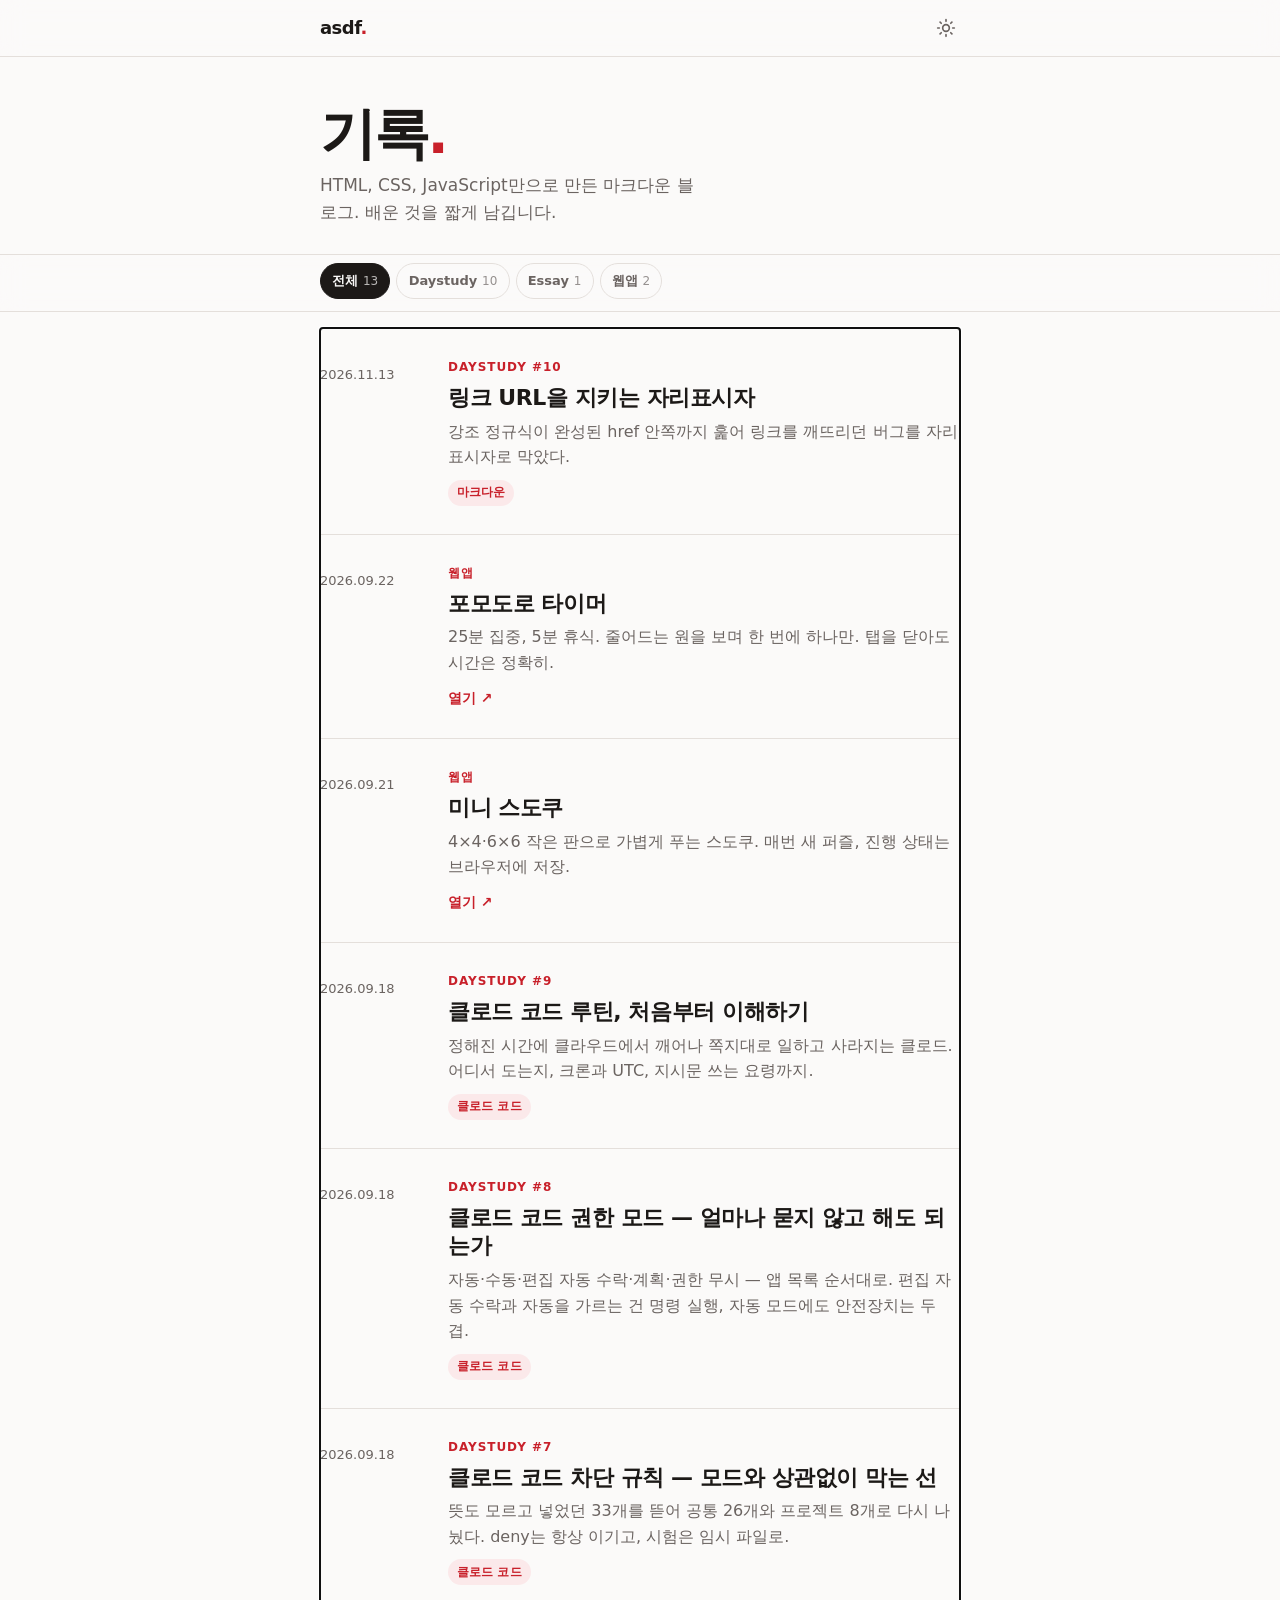
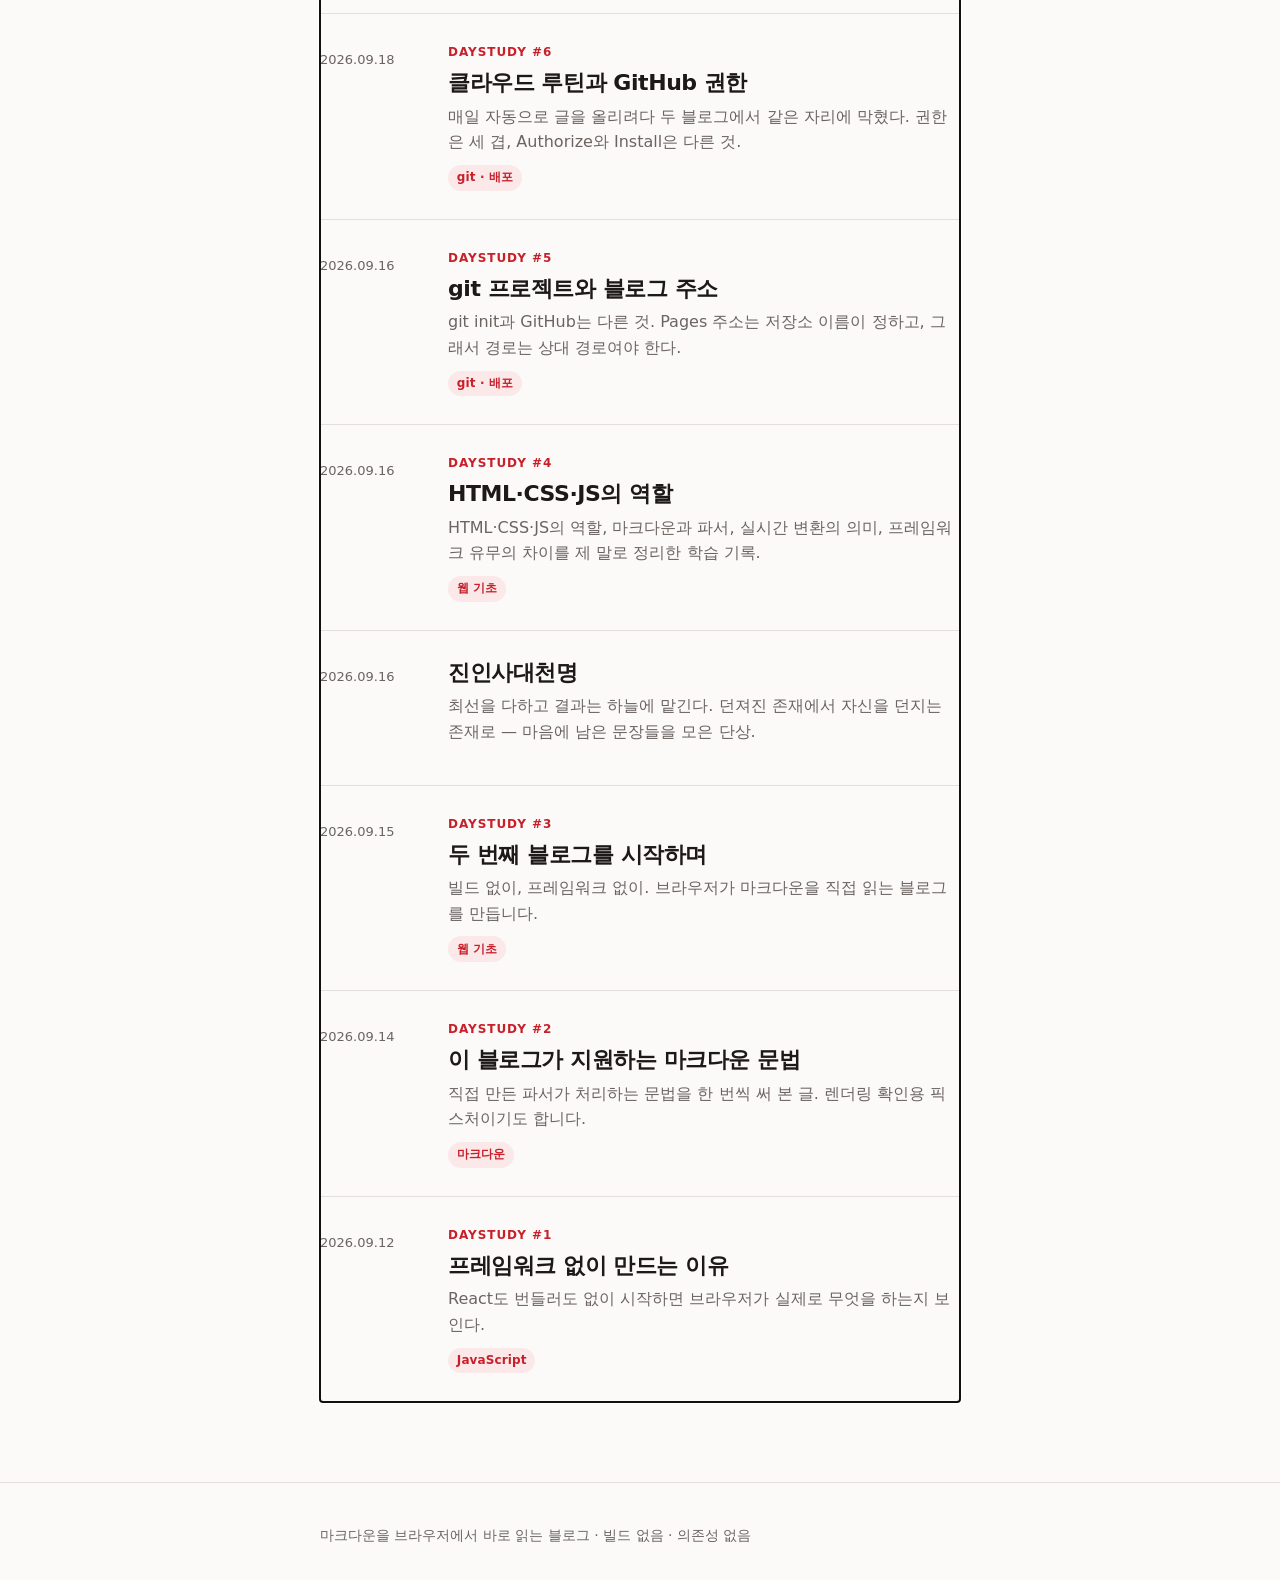
<file: index.html>
<!DOCTYPE html>
<html lang="ko">
<head>
  <meta charset="UTF-8">
  <meta name="viewport" content="width=device-width, initial-scale=1">
  <meta name="color-scheme" content="light dark">
  <title>asdf</title>
  <link rel="stylesheet" href="./css/style.css">
  <!-- 첫 페인트 전에 data-theme 를 붙여야 하므로 동기 로드 -->
  <script src="./js/theme.js"></script>
</head>
<body>
  <header class="site-header">
    <div class="wrap site-header__inner">
      <a class="site-title" href="#/">asdf<span class="site-title__dot">.</span></a>
      <button class="theme-toggle" type="button" aria-label="다크 모드 전환" aria-pressed="false">
        <svg class="icon icon--sun" viewBox="0 0 24 24" width="20" height="20" aria-hidden="true">
          <circle cx="12" cy="12" r="4" fill="none" stroke="currentColor" stroke-width="2"/>
          <path d="M12 2v2M12 20v2M4.9 4.9l1.4 1.4M17.7 17.7l1.4 1.4M2 12h2M20 12h2M4.9 19.1l1.4-1.4M17.7 6.3l1.4-1.4" stroke="currentColor" stroke-width="2" stroke-linecap="round"/>
        </svg>
        <svg class="icon icon--moon" viewBox="0 0 24 24" width="20" height="20" aria-hidden="true">
          <path d="M21 12.8A9 9 0 1 1 11.2 3a7 7 0 0 0 9.8 9.8z" fill="none" stroke="currentColor" stroke-width="2" stroke-linejoin="round"/>
        </svg>
      </button>
    </div>
  </header>
  <!-- 히어로 — 목록 화면에서만. 글 상세에서는 app.js 가 숨긴다 -->
  <section class="hero" id="hero">
    <div class="wrap">
      <h1 class="hero__title">기록<span class="accent">.</span></h1>
      <p class="hero__lead">HTML, CSS, JavaScript만으로 만든 마크다운 블로그. 배운 것을 짧게 남깁니다.</p>
    </div>
  </section>
  <!-- 카테고리 바 — 히어로 아래. 어느 화면에서든 보이고 스크롤하면 헤더 아래에 붙는다. 내용은 app.js 가 채운다 -->
  <nav class="site-nav"><div class="wrap cats" aria-label="카테고리"></div></nav>

  <main id="app" class="wrap" aria-live="polite"></main>

  <footer class="site-footer">
    <div class="wrap">
      <p>마크다운을 브라우저에서 바로 읽는 블로그 · 빌드 없음 · 의존성 없음</p>
    </div>
  </footer>

  <template id="tpl-list">
    <section class="view view--list">
      <nav class="cats topics" aria-label="주제" hidden></nav>
      <ol class="post-list"></ol>
      <p class="post-list__empty" hidden>이 카테고리에는 아직 글이 없어요.</p>
    </section>
  </template>

  <template id="tpl-card">
    <li class="post-card">
      <a class="post-card__link" href="#">
        <time class="post-card__date"></time>
        <p class="kicker post-card__kicker" hidden></p>
        <h2 class="post-card__title"></h2>
        <p class="post-card__summary"></p>
      </a>
      <ul class="tags"></ul>
    </li>
  </template>

  <!-- 웹앱 카드 — 글 카드와 같은 모양. 누르면 앱 페이지로 간다 -->
  <template id="tpl-app-card">
    <li class="post-card">
      <a class="post-card__link" href="#">
        <time class="post-card__date"></time>
        <p class="kicker post-card__kicker">웹앱</p>
        <h2 class="post-card__title"></h2>
        <p class="post-card__summary"></p>
        <p class="post-card__open">열기 ↗</p>
      </a>
    </li>
  </template>

  <template id="tpl-post">
    <article class="view view--post">
      <a class="back-link" href="#/">← 목록으로</a>
      <header class="post-header">
        <time class="post-header__date"></time>
        <p class="kicker post-header__kicker" hidden></p>
        <h1 class="post-header__title"></h1>
        <ul class="tags"></ul>
      </header>
      <div class="prose"></div>
      <footer class="post-footer">
        <a class="back-link" href="#/">← 목록으로</a>
      </footer>
    </article>
  </template>

  <template id="tpl-error">
    <section class="view view--error">
      <p class="error__code">404</p>
      <h1 class="error__title">글을 찾을 수 없어요</h1>
      <p class="error__message"></p>
      <a class="button" href="#/">목록으로 돌아가기</a>
    </section>
  </template>

  <script type="module" src="./js/app.js"></script>
</body>
</html>
</file>
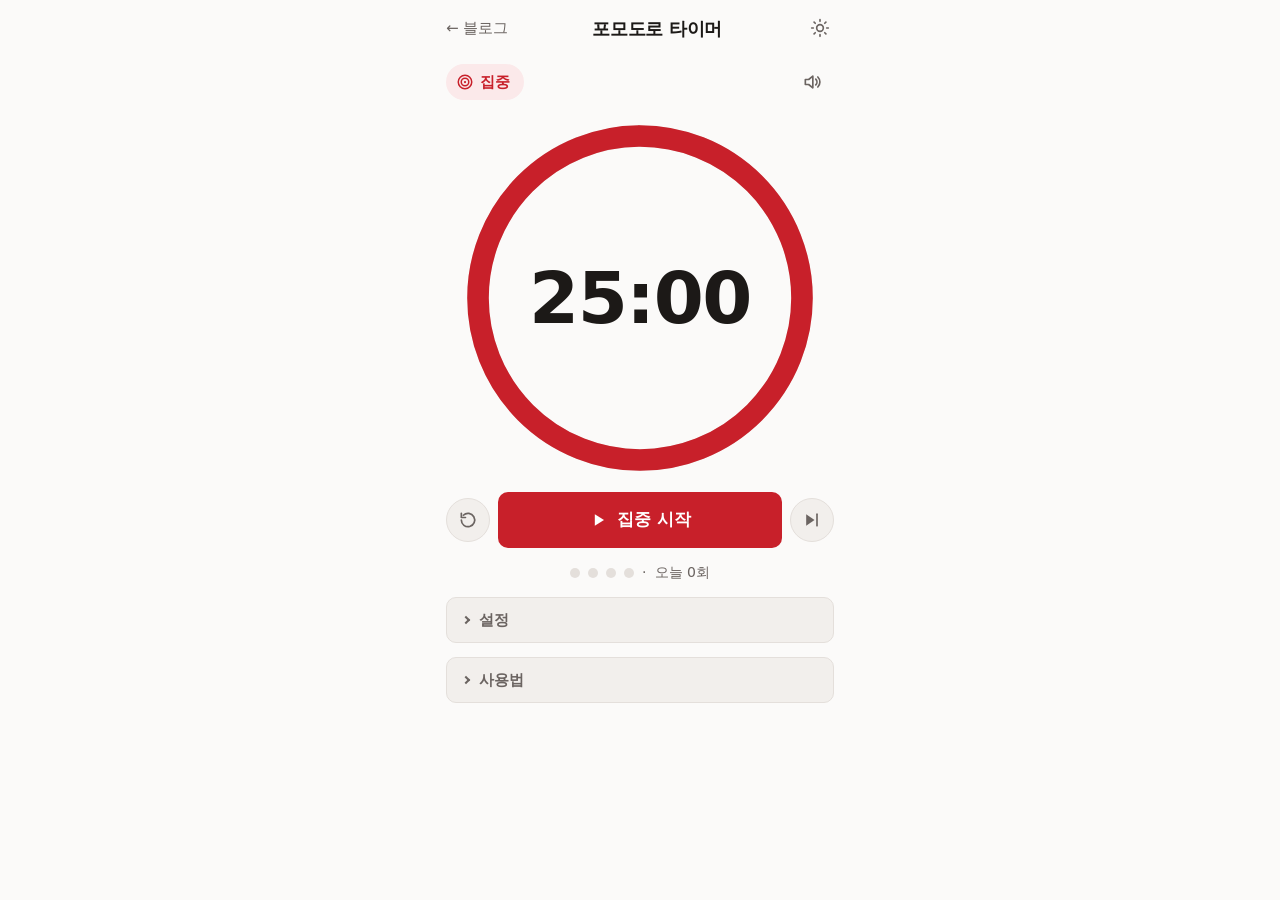
<file: apps/pomodoro/index.html>
<!DOCTYPE html>
<html lang="ko">
<head>
  <meta charset="utf-8">
  <meta name="viewport" content="width=device-width, initial-scale=1">
  <title>포모도로 타이머</title>
  <meta name="description" content="25분 집중, 5분 휴식. 줄어드는 원을 보며 한 번에 하나만.">
  <meta name="color-scheme" content="light dark">
  <link rel="stylesheet" href="./style.css">
  <!-- 첫 페인트 전에 data-theme / data-embed 를 붙여야 하므로 동기 로드 -->
  <script src="./theme.js"></script>
</head>
<body>
  <header class="app-header">
    <a class="back-link" href="../../#/cat/apps">← 블로그</a>
    <h1 class="app-title">포모도로 타이머</h1>
    <button class="theme-toggle" type="button" aria-label="다크 모드 전환" aria-pressed="false">
      <svg class="icon icon--sun" viewBox="0 0 24 24" width="20" height="20" aria-hidden="true">
        <circle cx="12" cy="12" r="4" fill="none" stroke="currentColor" stroke-width="2"/>
        <path d="M12 2v2M12 20v2M4.9 4.9l1.4 1.4M17.7 17.7l1.4 1.4M2 12h2M20 12h2M4.9 19.1l1.4-1.4M17.7 6.3l1.4-1.4" stroke="currentColor" stroke-width="2" stroke-linecap="round"/>
      </svg>
      <svg class="icon icon--moon" viewBox="0 0 24 24" width="20" height="20" aria-hidden="true">
        <path d="M21 12.8A9 9 0 1 1 11.2 3a7 7 0 0 0 9.8 9.8z" fill="none" stroke="currentColor" stroke-width="2" stroke-linejoin="round"/>
      </svg>
    </button>
  </header>

  <main class="timer" id="timer" data-session="focus" data-status="idle">
    <!-- 세션 줄: 라벨 pill(아이콘 + 문구) · 소리 토글 -->
    <div class="session-bar">
      <span class="session-pill">
        <svg class="icon icon--focus" viewBox="0 0 24 24" width="18" height="18" aria-hidden="true">
          <circle cx="12" cy="12" r="9" fill="none" stroke="currentColor" stroke-width="2"/>
          <circle cx="12" cy="12" r="5" fill="none" stroke="currentColor" stroke-width="2"/>
          <circle cx="12" cy="12" r="1.5" fill="currentColor"/>
        </svg>
        <svg class="icon icon--rest" viewBox="0 0 24 24" width="18" height="18" aria-hidden="true">
          <path d="M4 9h12v6a4 4 0 0 1-4 4H8a4 4 0 0 1-4-4V9z" fill="none" stroke="currentColor" stroke-width="2" stroke-linejoin="round"/>
          <path d="M16 11h2a2.5 2.5 0 0 1 0 5h-2" fill="none" stroke="currentColor" stroke-width="2"/>
          <path d="M8 3.5v2M12 3.5v2" stroke="currentColor" stroke-width="2" stroke-linecap="round"/>
        </svg>
        <span id="session-label">집중</span>
      </span>
      <button class="icon-btn sound-toggle" id="sound" type="button" aria-pressed="true" aria-label="소리 켬" title="소리">
        <svg class="icon icon--sound-on" viewBox="0 0 24 24" width="20" height="20" aria-hidden="true">
          <path d="M4 9v6h4l5 4V5L8 9H4z" fill="none" stroke="currentColor" stroke-width="2" stroke-linejoin="round"/>
          <path d="M16.5 8.5a5 5 0 0 1 0 7M19 6a8.5 8.5 0 0 1 0 12" fill="none" stroke="currentColor" stroke-width="2" stroke-linecap="round"/>
        </svg>
        <svg class="icon icon--sound-off" viewBox="0 0 24 24" width="20" height="20" aria-hidden="true">
          <path d="M4 9v6h4l5 4V5L8 9H4z" fill="none" stroke="currentColor" stroke-width="2" stroke-linejoin="round"/>
          <path d="M16 9l5 6M21 9l-5 6" fill="none" stroke="currentColor" stroke-width="2" stroke-linecap="round"/>
        </svg>
      </button>
    </div>

    <!-- 원: 트랙 + 진행 호. 숫자는 SVG 밖 HTML 로 원 중앙에 -->
    <div class="ring-wrap" id="ring-wrap" role="timer" aria-label="집중, 남은 시간 25분">
      <svg class="ring" viewBox="0 0 100 100" aria-hidden="true">
        <circle class="ring__track" cx="50" cy="50" r="45"/>
        <circle class="ring__progress" id="progress" cx="50" cy="50" r="45" pathLength="100"/>
      </svg>
      <div class="digits" id="digits" aria-hidden="true">25:00</div>
    </div>

    <!-- 스크린리더용. 시작·정각·10초·완료 같은 순간에만 문구가 바뀐다 -->
    <p class="sr-only" role="status" aria-live="polite" aria-atomic="true" id="live"></p>

    <div class="actions">
      <button class="icon-btn" id="reset" type="button" aria-label="처음으로" title="처음으로 (R)">
        <svg class="icon" viewBox="0 0 24 24" width="20" height="20" aria-hidden="true">
          <path d="M4 12a8 8 0 1 0 2.4-5.7" fill="none" stroke="currentColor" stroke-width="2" stroke-linecap="round"/>
          <path d="M4 4v5h5" fill="none" stroke="currentColor" stroke-width="2" stroke-linecap="round" stroke-linejoin="round"/>
        </svg>
      </button>
      <button class="btn-main" id="main" type="button">
        <svg class="icon icon--play" viewBox="0 0 24 24" width="20" height="20" aria-hidden="true">
          <path d="M7 5v14l11-7z" fill="currentColor"/>
        </svg>
        <svg class="icon icon--pause" viewBox="0 0 24 24" width="20" height="20" aria-hidden="true">
          <path d="M7 5h4v14H7zM13 5h4v14h-4z" fill="currentColor"/>
        </svg>
        <span id="main-label">집중 시작</span>
      </button>
      <button class="icon-btn" id="skip" type="button" aria-label="다음 세션으로 건너뛰기" title="건너뛰기 (S)">
        <svg class="icon" viewBox="0 0 24 24" width="20" height="20" aria-hidden="true">
          <path d="M5 5v14l10-7z" fill="currentColor"/>
          <path d="M18 5v14" stroke="currentColor" stroke-width="2" stroke-linecap="round"/>
        </svg>
      </button>
    </div>

    <!-- 완료 점: interval 개, 채운 수 = cyclePos. 문구는 aria-label 로 -->
    <div class="dots" id="dots" role="img" aria-label="오늘 0회 완료, 다음 긴 휴식까지 4회">
      <span class="dots__list" id="dots-list"></span>
      <span class="dots__sep"></span>
      <span id="dots-count">오늘 0회</span>
    </div>

    <details class="settings" id="settings">
      <summary>설정</summary>
      <div class="settings__body">
        <div class="settings__grid">
          <label for="set-focus">집중 (분)</label>
          <input id="set-focus" data-key="focus" type="number" inputmode="numeric" min="1" max="90" step="1">
          <label for="set-short">짧은 휴식 (분)</label>
          <input id="set-short" data-key="short" type="number" inputmode="numeric" min="1" max="90" step="1">
          <label for="set-long">긴 휴식 (분)</label>
          <input id="set-long" data-key="long" type="number" inputmode="numeric" min="1" max="90" step="1">
          <label for="set-interval">긴 휴식 간격 (회)</label>
          <input id="set-interval" data-key="interval" type="number" inputmode="numeric" min="1" max="8" step="1">
        </div>
        <p class="settings__hint">시간은 1~90분, 간격은 1~8회. 진행 중인 세션에는 다음 세션부터 적용됩니다.</p>
        <div class="settings__actions">
          <button class="btn-text" id="defaults" type="button">기본값으로</button>
          <button class="btn-text" id="clear-today" type="button">오늘 기록 지우기</button>
        </div>
      </div>
    </details>

    <!-- 사용법 — 안내 없이도 쓸 수 있게 만들고, 그 위에 접이식으로 얹는다. 임베드에선 숨김 -->
    <details class="settings help" id="help">
      <summary>사용법</summary>
      <ul class="help__list">
        <li><b>집중 시작</b>을 누르면 원이 12시부터 시계 방향으로 비어 갑니다. 다 비면 다음 세션으로 넘어가서 멈추니, 다시 <b>시작</b>을 누르세요.</li>
        <li>집중 25분 → 짧은 휴식 5분. 4번째 집중 뒤에는 긴 휴식 15분. 원 아래 점이 이번 사이클의 진행입니다.</li>
        <li>↺ 는 지금 세션을 처음으로, ⏭ 는 다음 세션으로 건너뛰기. 집중을 건너뛰면 횟수에 세지 않습니다.</li>
        <li>키보드: <kbd>Space</kbd> 시작·일시정지, <kbd>S</kbd> 건너뛰기, <kbd>R</kbd> 처음으로.</li>
        <li>세션이 끝나면 짧은 소리가 납니다. 오른쪽 위 스피커로 끌 수 있어요.</li>
        <li>탭을 닫거나 새로고침해도 시간은 이어집니다.</li>
      </ul>
    </details>
  </main>

  <script src="./timer.js"></script>
  <script src="./app.js"></script>
</body>
</html>
</file>
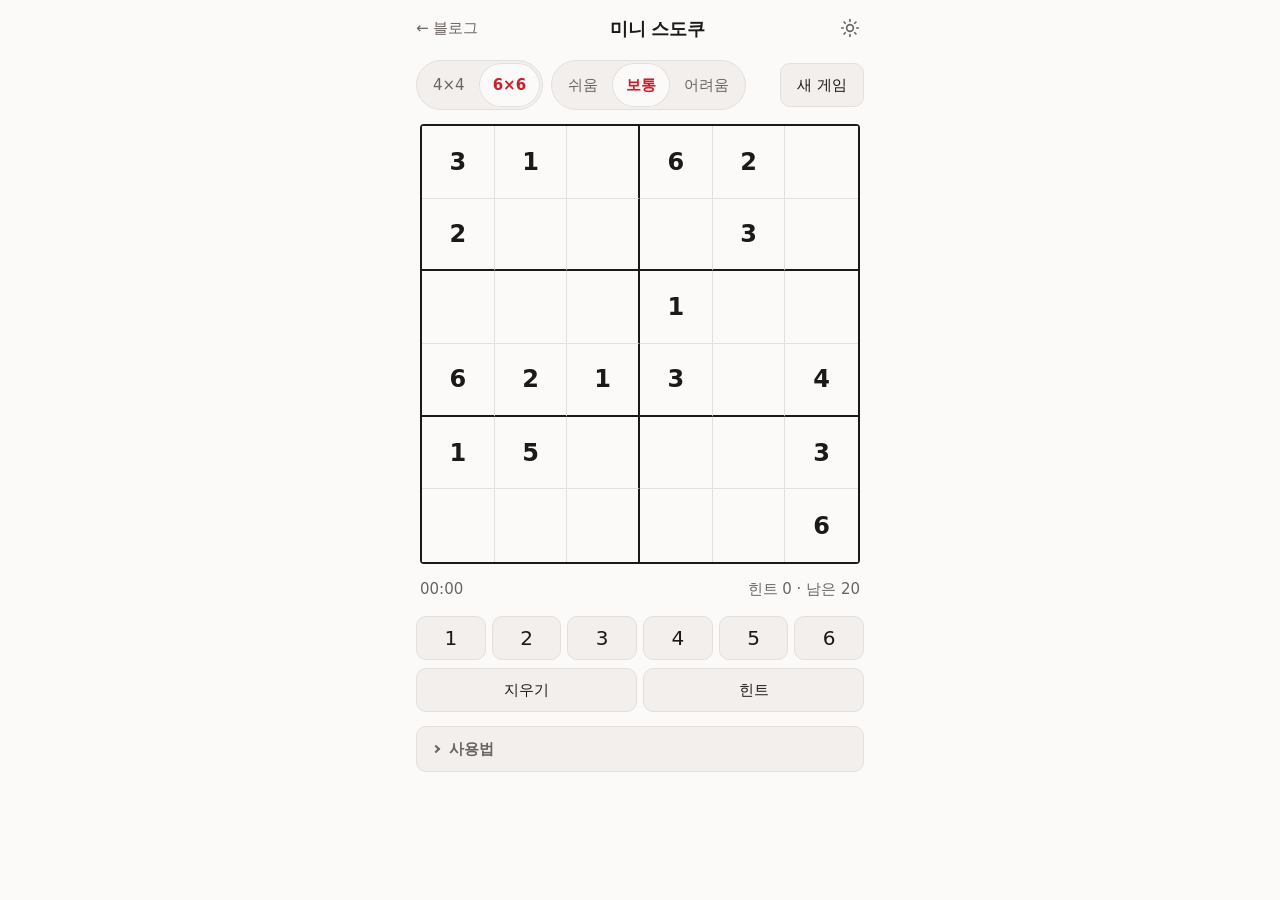
<file: apps/sudoku/index.html>
<!DOCTYPE html>
<html lang="ko">
<head>
  <meta charset="utf-8">
  <meta name="viewport" content="width=device-width, initial-scale=1">
  <title>미니 스도쿠</title>
  <meta name="description" content="4×4·6×6 작은 판으로 가볍게 푸는 스도쿠. 매번 새 퍼즐.">
  <meta name="color-scheme" content="light dark">
  <link rel="stylesheet" href="./style.css">
  <!-- 첫 페인트 전에 data-theme / data-embed 를 붙여야 하므로 동기 로드 -->
  <script src="./theme.js"></script>
</head>
<body>
  <header class="app-header">
    <a class="back-link" href="../../#/cat/apps">← 블로그</a>
    <h1 class="app-title">미니 스도쿠</h1>
    <button class="theme-toggle" type="button" aria-label="다크 모드 전환" aria-pressed="false">
      <svg class="icon icon--sun" viewBox="0 0 24 24" width="20" height="20" aria-hidden="true">
        <circle cx="12" cy="12" r="4" fill="none" stroke="currentColor" stroke-width="2"/>
        <path d="M12 2v2M12 20v2M4.9 4.9l1.4 1.4M17.7 17.7l1.4 1.4M2 12h2M20 12h2M4.9 19.1l1.4-1.4M17.7 6.3l1.4-1.4" stroke="currentColor" stroke-width="2" stroke-linecap="round"/>
      </svg>
      <svg class="icon icon--moon" viewBox="0 0 24 24" width="20" height="20" aria-hidden="true">
        <path d="M21 12.8A9 9 0 1 1 11.2 3a7 7 0 0 0 9.8 9.8z" fill="none" stroke="currentColor" stroke-width="2" stroke-linejoin="round"/>
      </svg>
    </button>
  </header>

  <main class="game">
    <section class="controls" aria-label="게임 설정">
      <div class="segment" role="radiogroup" aria-label="판 크기" data-pref="size">
        <button type="button" role="radio" aria-checked="false" data-value="4">4×4</button>
        <button type="button" role="radio" aria-checked="true" data-value="6">6×6</button>
      </div>
      <div class="segment" role="radiogroup" aria-label="난이도" data-pref="difficulty">
        <button type="button" role="radio" aria-checked="false" data-value="easy">쉬움</button>
        <button type="button" role="radio" aria-checked="true" data-value="normal">보통</button>
        <button type="button" role="radio" aria-checked="false" data-value="hard">어려움</button>
      </div>
      <button type="button" class="btn btn--new" id="new-game">새 게임</button>
    </section>

    <div class="board" id="board" role="grid" aria-label="스도쿠 6×6 보드" data-size="6"></div>

    <div class="status" aria-live="polite">
      <span class="status__time" id="time" aria-hidden="true">00:00</span>
      <span class="status__info" id="info"></span>
    </div>

    <section class="numpad" aria-label="숫자 입력">
      <div class="numpad__digits" id="digits"></div>
      <div class="numpad__actions">
        <button type="button" class="btn" id="erase">지우기</button>
        <button type="button" class="btn" id="hint">힌트</button>
      </div>
    </section>

    <!-- 사용법 — 안내 없이도 쓸 수 있게 만들고, 그 위에 접이식으로 얹는다. 임베드에선 숨김 -->
    <details class="help" id="help">
      <summary>사용법</summary>
      <ul class="help__list">
        <li>칸을 누르고 아래 숫자를 누릅니다. 같은 숫자를 다시 누르면 지워집니다.</li>
        <li>같은 줄·같은 칸·같은 상자에 숫자가 겹치면 두 칸 모두 빨갛게 표시됩니다.</li>
        <li><b>힌트</b>는 선택한 칸(없으면 첫 빈칸)에 정답을 넣습니다. 처음 주어진 숫자는 바꿀 수 없습니다.</li>
        <li>위에서 크기(4×4·6×6)와 난이도를 바꾸면 바로 새 판이 시작됩니다.</li>
        <li>키보드: 방향키로 이동, <kbd>1</kbd>~<kbd>6</kbd> 입력, <kbd>Backspace</kbd> 또는 <kbd>0</kbd> 지우기.</li>
        <li>진행 상태는 저장되어 새로고침해도 이어집니다.</li>
      </ul>
    </details>
  </main>

  <script src="./sudoku.js"></script>
  <script src="./app.js"></script>
</body>
</html>
</file>
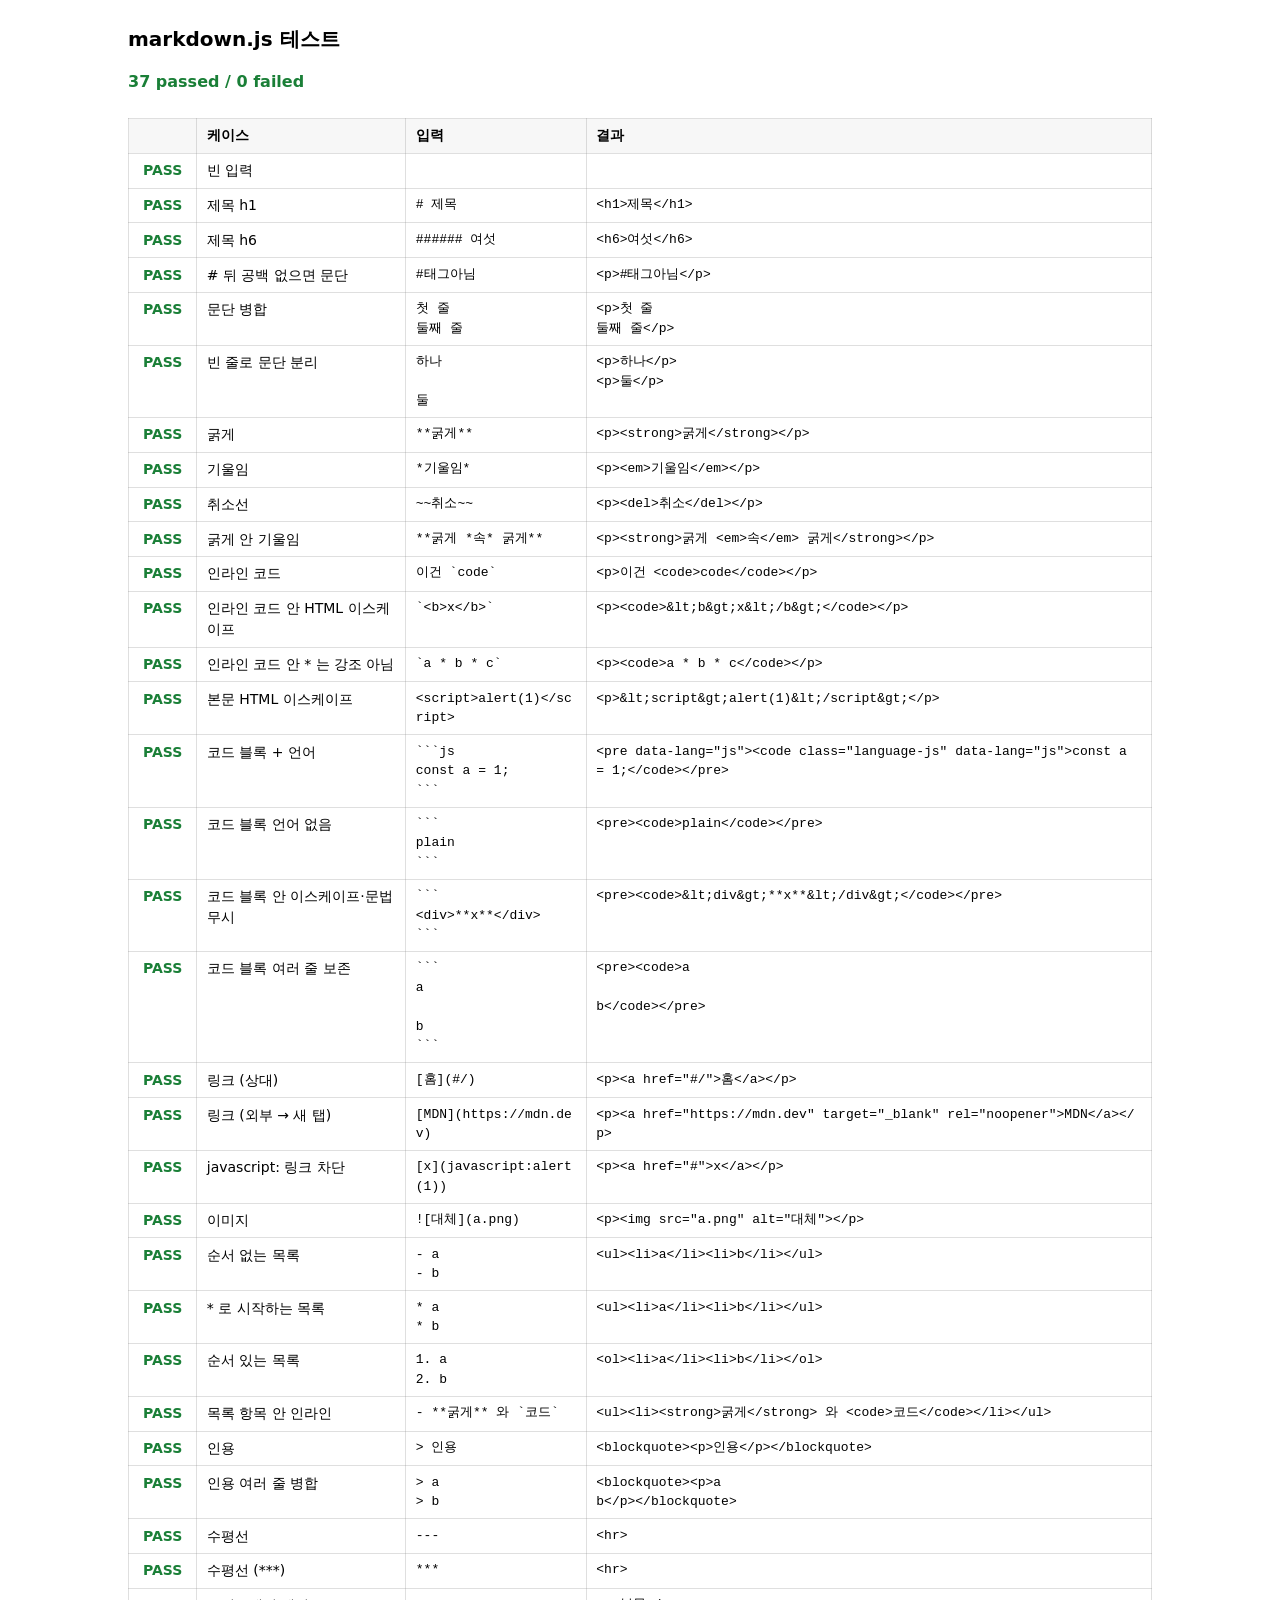
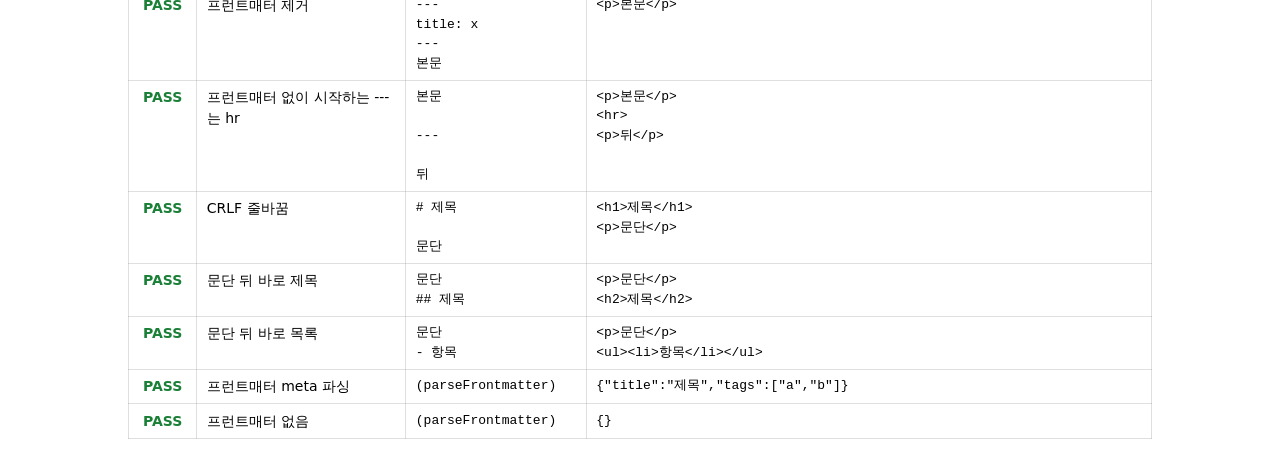
<file: test/markdown.test.html>
<!DOCTYPE html>
<html lang="ko">
<head>
  <meta charset="UTF-8">
  <meta name="viewport" content="width=device-width, initial-scale=1">
  <title>markdown.js 테스트</title>
  <style>
    :root { color-scheme: light dark; }
    body { font-family: system-ui, sans-serif; margin: 0; padding: 1.5rem; max-width: 64rem; margin-inline: auto; line-height: 1.5; }
    h1 { font-size: 1.25rem; margin: 0 0 0.5rem; }
    #summary { font-weight: 700; margin-bottom: 1.5rem; }
    #summary.ok { color: #1a7f37; }
    #summary.fail { color: #c8202a; }
    table { width: 100%; border-collapse: collapse; font-size: 0.875rem; }
    th, td { border: 1px solid #8884; padding: 0.4rem 0.6rem; text-align: left; vertical-align: top; }
    th { background: #8881; }
    td.status { width: 3rem; font-weight: 700; text-align: center; }
    tr.pass td.status { color: #1a7f37; }
    tr.fail { background: #c8202a14; }
    tr.fail td.status { color: #c8202a; }
    pre { margin: 0; white-space: pre-wrap; word-break: break-all; font-size: 0.8125rem; }
    .label { color: #888; font-size: 0.75rem; display: block; margin-top: 0.25rem; }
  </style>
</head>
<body>
  <h1>markdown.js 테스트</h1>
  <p id="summary">실행 중…</p>
  <table>
    <thead><tr><th></th><th>케이스</th><th>입력</th><th>결과</th></tr></thead>
    <tbody id="results"></tbody>
  </table>

  <script type="module">
    import { render, parseFrontmatter } from '../js/markdown.js';

    const cases = [
      { name: '빈 입력', input: '', expected: '' },
      { name: '제목 h1', input: '# 제목', expected: '<h1>제목</h1>' },
      { name: '제목 h6', input: '###### 여섯', expected: '<h6>여섯</h6>' },
      { name: '# 뒤 공백 없으면 문단', input: '#태그아님', expected: '<p>#태그아님</p>' },
      { name: '문단 병합', input: '첫 줄\n둘째 줄', expected: '<p>첫 줄\n둘째 줄</p>' },
      { name: '빈 줄로 문단 분리', input: '하나\n\n둘', expected: '<p>하나</p>\n<p>둘</p>' },
      { name: '굵게', input: '**굵게**', expected: '<p><strong>굵게</strong></p>' },
      { name: '기울임', input: '*기울임*', expected: '<p><em>기울임</em></p>' },
      { name: '취소선', input: '~~취소~~', expected: '<p><del>취소</del></p>' },
      { name: '굵게 안 기울임', input: '**굵게 *속* 굵게**', expected: '<p><strong>굵게 <em>속</em> 굵게</strong></p>' },
      { name: '인라인 코드', input: '이건 `code`', expected: '<p>이건 <code>code</code></p>' },
      { name: '인라인 코드 안 HTML 이스케이프', input: '`<b>x</b>`', expected: '<p><code>&lt;b&gt;x&lt;/b&gt;</code></p>' },
      { name: '인라인 코드 안 * 는 강조 아님', input: '`a * b * c`', expected: '<p><code>a * b * c</code></p>' },
      { name: '본문 HTML 이스케이프', input: '<script>alert(1)<\/script>', expected: '<p>&lt;script&gt;alert(1)&lt;/script&gt;</p>' },
      { name: '코드 블록 + 언어', input: '```js\nconst a = 1;\n```', expected: '<pre data-lang="js"><code class="language-js" data-lang="js">const a = 1;</code></pre>' },
      { name: '코드 블록 언어 없음', input: '```\nplain\n```', expected: '<pre><code>plain</code></pre>' },
      { name: '코드 블록 안 이스케이프·문법 무시', input: '```\n<div>**x**</div>\n```', expected: '<pre><code>&lt;div&gt;**x**&lt;/div&gt;</code></pre>' },
      { name: '코드 블록 여러 줄 보존', input: '```\na\n\nb\n```', expected: '<pre><code>a\n\nb</code></pre>' },
      { name: '링크 (상대)', input: '[홈](#/)', expected: '<p><a href="#/">홈</a></p>' },
      { name: '링크 (외부 → 새 탭)', input: '[MDN](https://mdn.dev)', expected: '<p><a href="https://mdn.dev" target="_blank" rel="noopener">MDN</a></p>' },
      { name: 'javascript: 링크 차단', input: '[x](javascript:alert(1))', expected: '<p><a href="#">x</a></p>' },
      { name: '이미지', input: '![대체](a.png)', expected: '<p><img src="a.png" alt="대체"></p>' },
      { name: '순서 없는 목록', input: '- a\n- b', expected: '<ul><li>a</li><li>b</li></ul>' },
      { name: '* 로 시작하는 목록', input: '* a\n* b', expected: '<ul><li>a</li><li>b</li></ul>' },
      { name: '순서 있는 목록', input: '1. a\n2. b', expected: '<ol><li>a</li><li>b</li></ol>' },
      { name: '목록 항목 안 인라인', input: '- **굵게** 와 `코드`', expected: '<ul><li><strong>굵게</strong> 와 <code>코드</code></li></ul>' },
      { name: '인용', input: '> 인용', expected: '<blockquote><p>인용</p></blockquote>' },
      { name: '인용 여러 줄 병합', input: '> a\n> b', expected: '<blockquote><p>a\nb</p></blockquote>' },
      { name: '수평선', input: '---', expected: '<hr>' },
      { name: '수평선 (***)', input: '***', expected: '<hr>' },
      { name: '프런트매터 제거', input: '---\ntitle: x\n---\n본문', expected: '<p>본문</p>' },
      { name: '프런트매터 없이 시작하는 --- 는 hr', input: '본문\n\n---\n\n뒤', expected: '<p>본문</p>\n<hr>\n<p>뒤</p>' },
      { name: 'CRLF 줄바꿈', input: '# 제목\r\n\r\n문단', expected: '<h1>제목</h1>\n<p>문단</p>' },
      { name: '문단 뒤 바로 제목', input: '문단\n## 제목', expected: '<p>문단</p>\n<h2>제목</h2>' },
      { name: '문단 뒤 바로 목록', input: '문단\n- 항목', expected: '<p>문단</p>\n<ul><li>항목</li></ul>' },
    ];

    // parseFrontmatter 단독 테스트
    const fmCases = [
      {
        name: '프런트매터 meta 파싱',
        run: () => JSON.stringify(parseFrontmatter('---\ntitle: 제목\ntags: [a, b]\n---\nx').meta),
        expected: '{"title":"제목","tags":["a","b"]}',
      },
      {
        name: '프런트매터 없음',
        run: () => JSON.stringify(parseFrontmatter('x').meta),
        expected: '{}',
      },
    ];

    const tbody = document.getElementById('results');
    let pass = 0, fail = 0;

    function row(name, input, expected, actual) {
      const ok = actual === expected;
      ok ? pass++ : fail++;
      const tr = document.createElement('tr');
      tr.className = ok ? 'pass' : 'fail';
      const esc = s => s.replace(/&/g, '&amp;').replace(/</g, '&lt;');
      tr.innerHTML = `
        <td class="status">${ok ? 'PASS' : 'FAIL'}</td>
        <td>${esc(name)}</td>
        <td><pre>${esc(input)}</pre></td>
        <td>
          ${ok ? `<pre>${esc(actual)}</pre>` : `
            <span class="label">기대</span><pre>${esc(expected)}</pre>
            <span class="label">실제</span><pre>${esc(actual)}</pre>`}
        </td>`;
      tbody.append(tr);
    }

    for (const c of cases) {
      let actual;
      try { actual = render(c.input); } catch (e) { actual = `THROW: ${e.message}`; }
      row(c.name, c.input, c.expected, actual);
    }
    for (const c of fmCases) {
      let actual;
      try { actual = c.run(); } catch (e) { actual = `THROW: ${e.message}`; }
      row(c.name, '(parseFrontmatter)', c.expected, actual);
    }

    const summary = document.getElementById('summary');
    summary.textContent = `${pass} passed / ${fail} failed`;
    summary.className = fail ? 'fail' : 'ok';
    document.title = `${fail ? '✗' : '✓'} ${pass}/${pass + fail} — markdown.js`;
  </script>
</body>
</html>
</file>
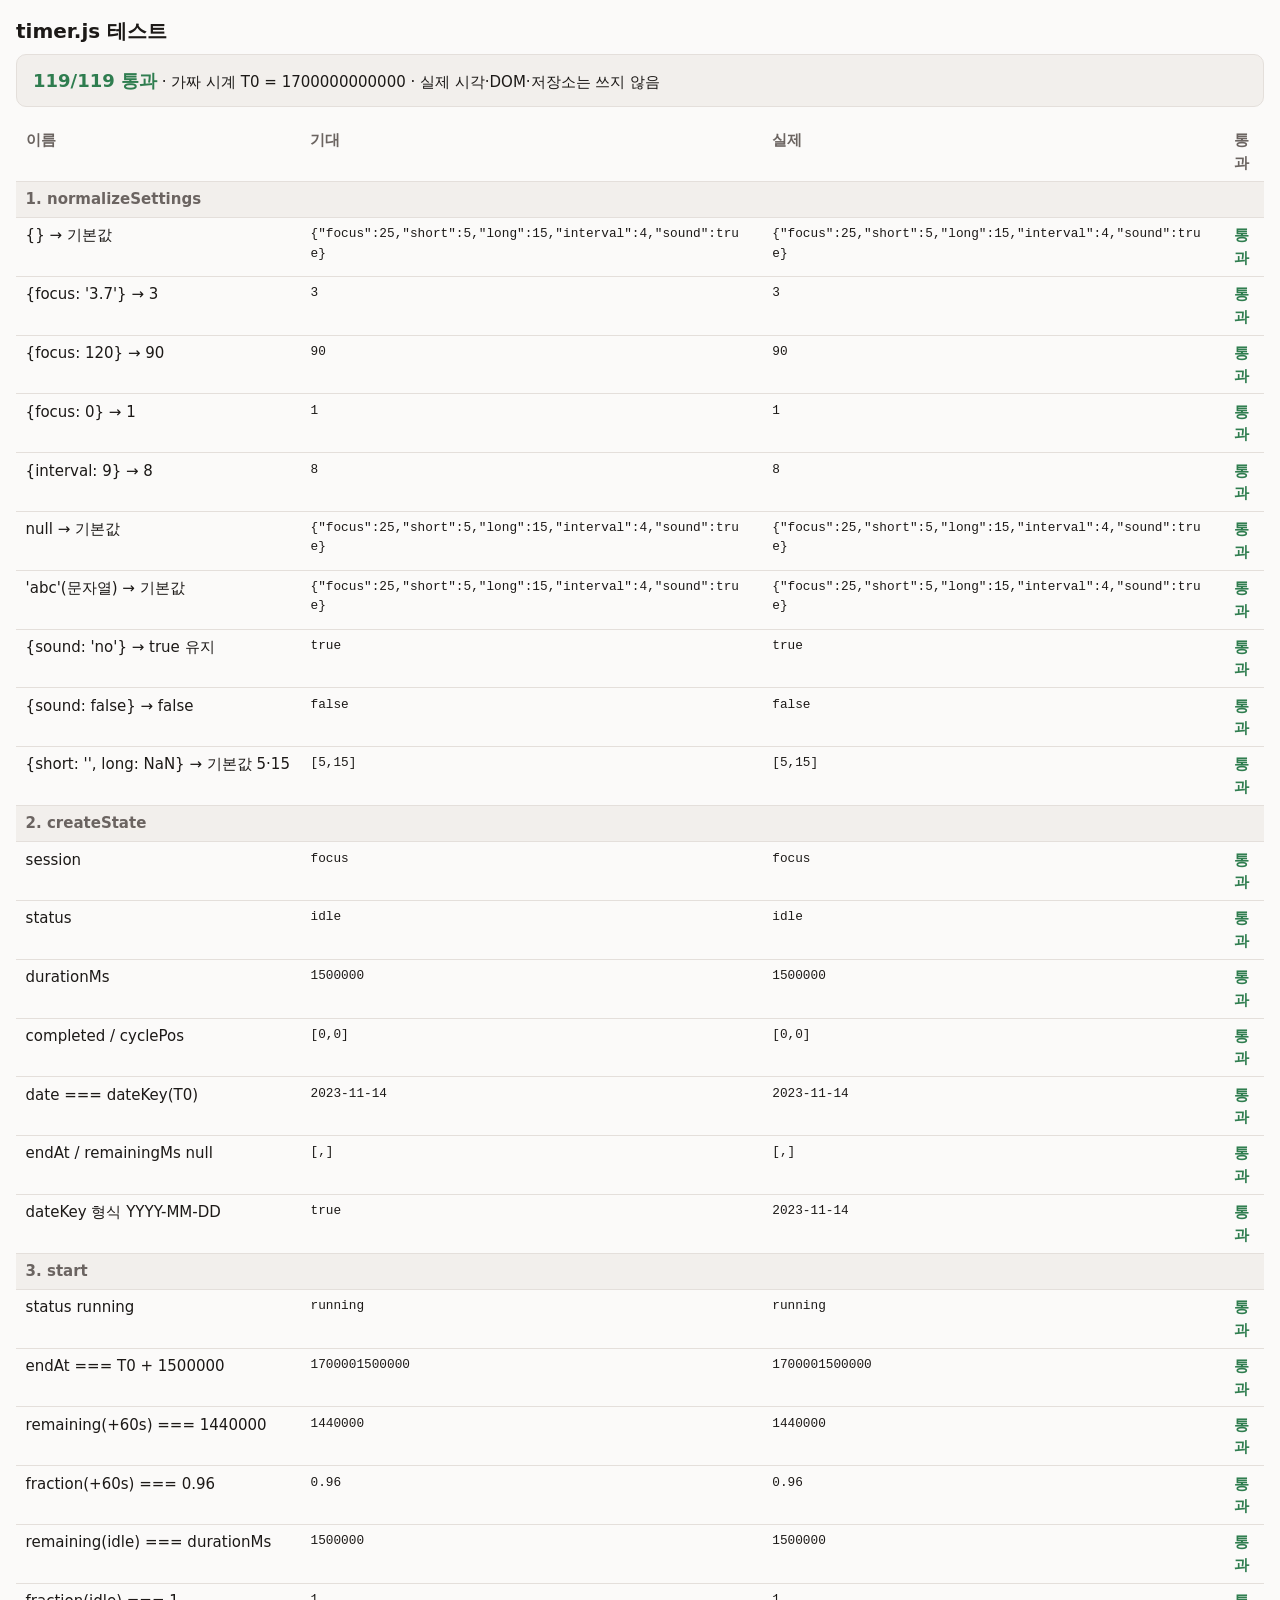
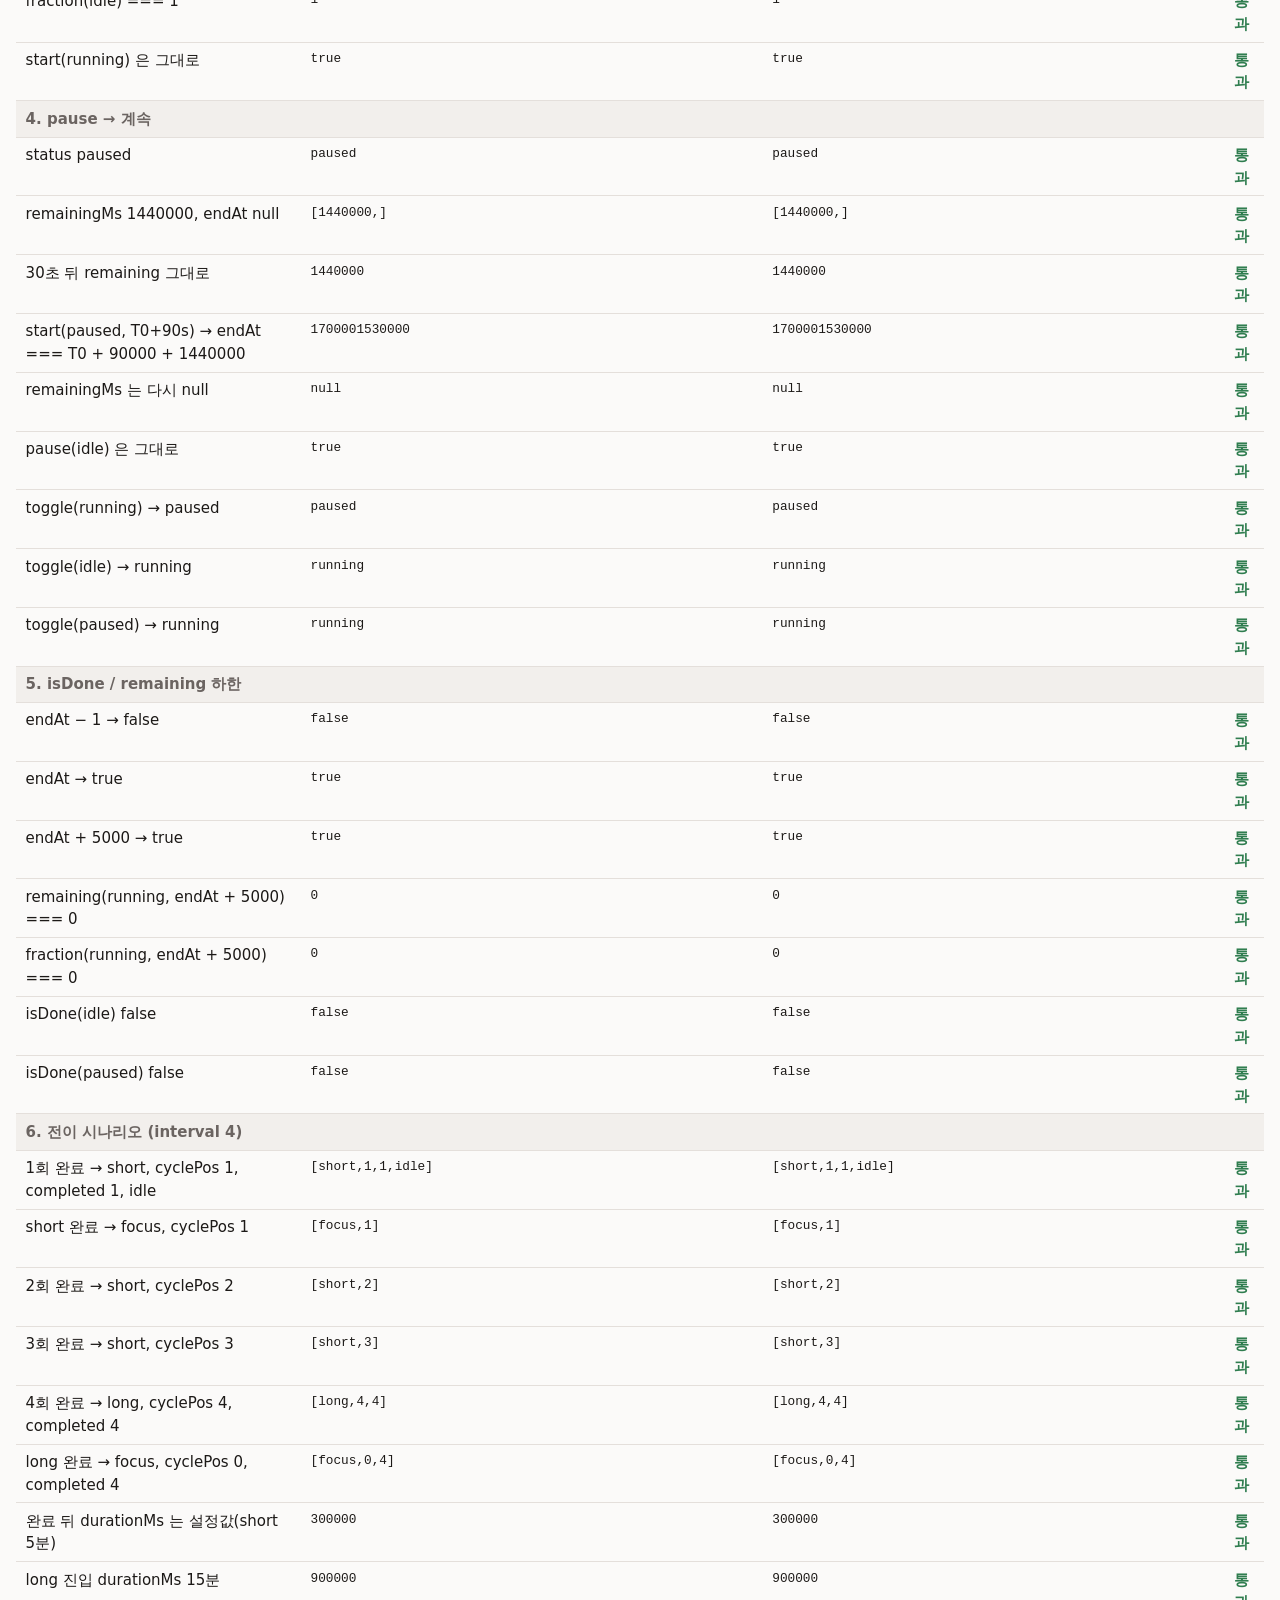
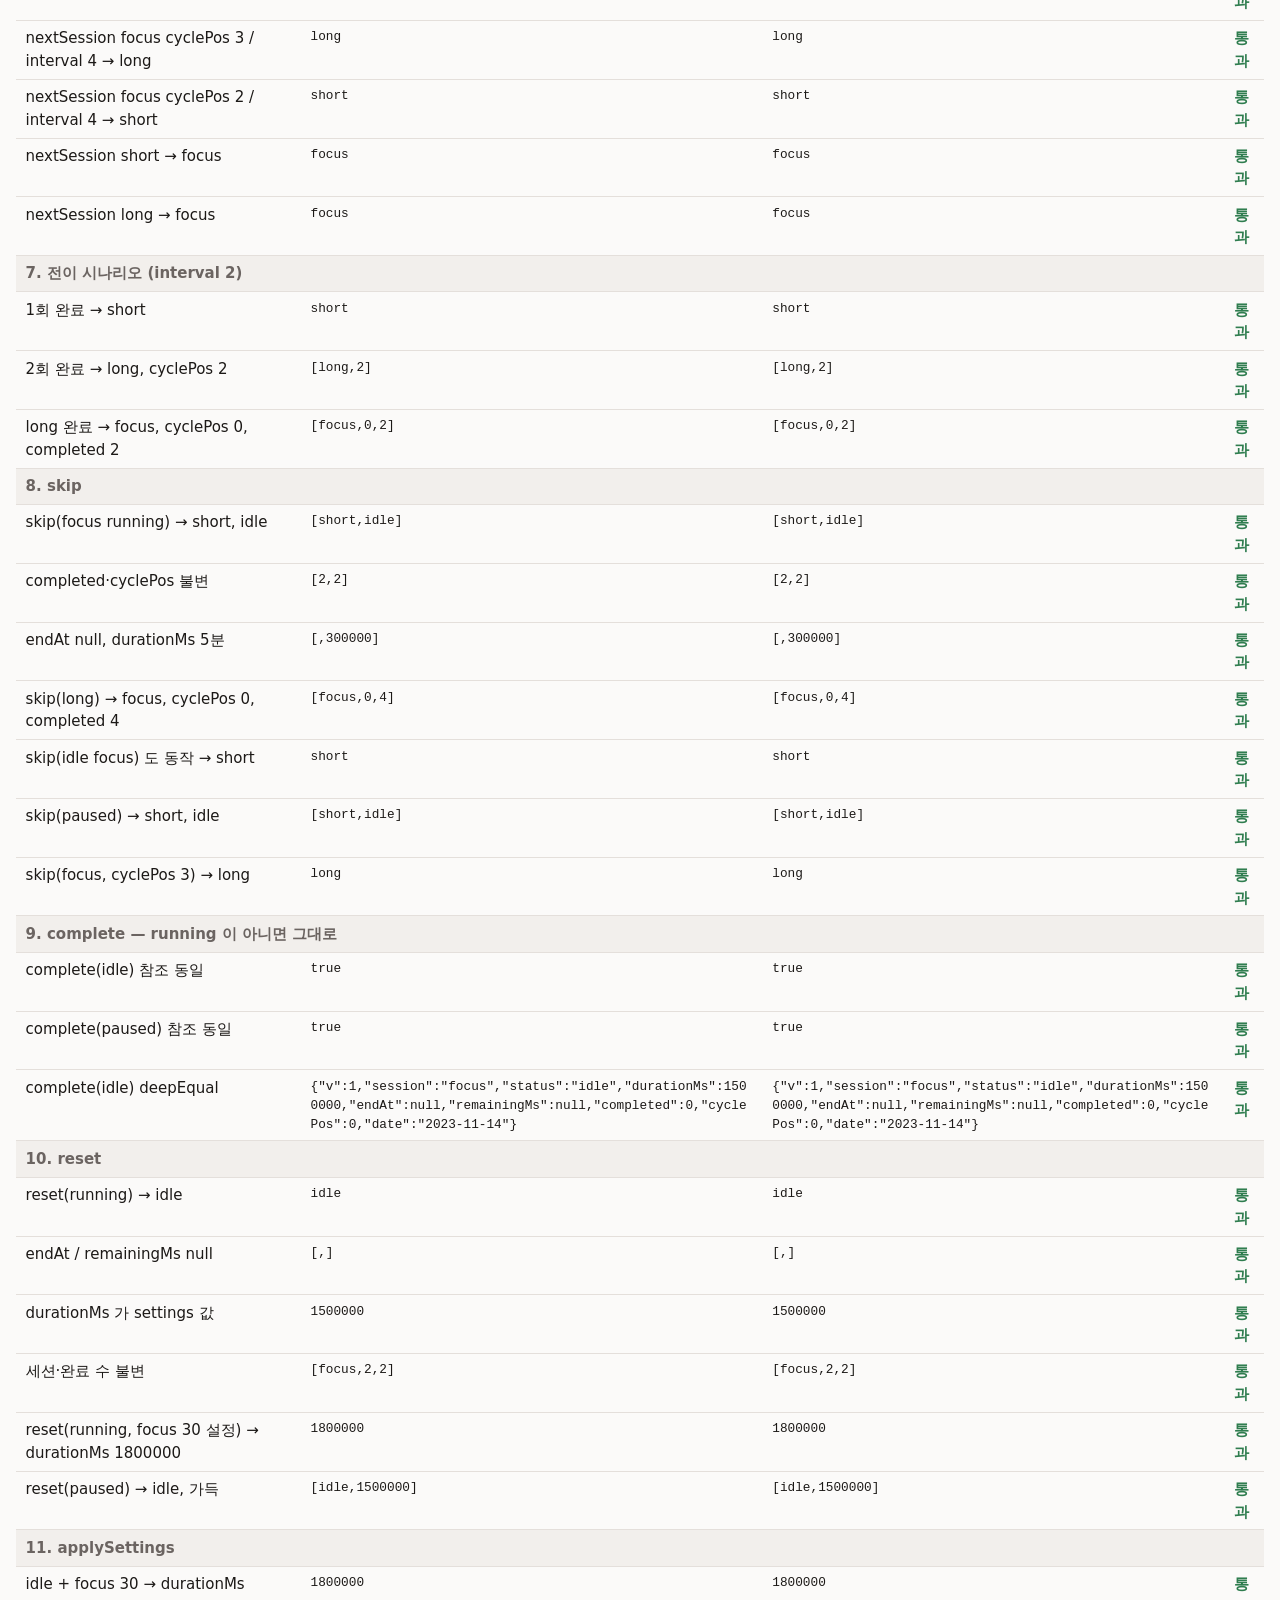
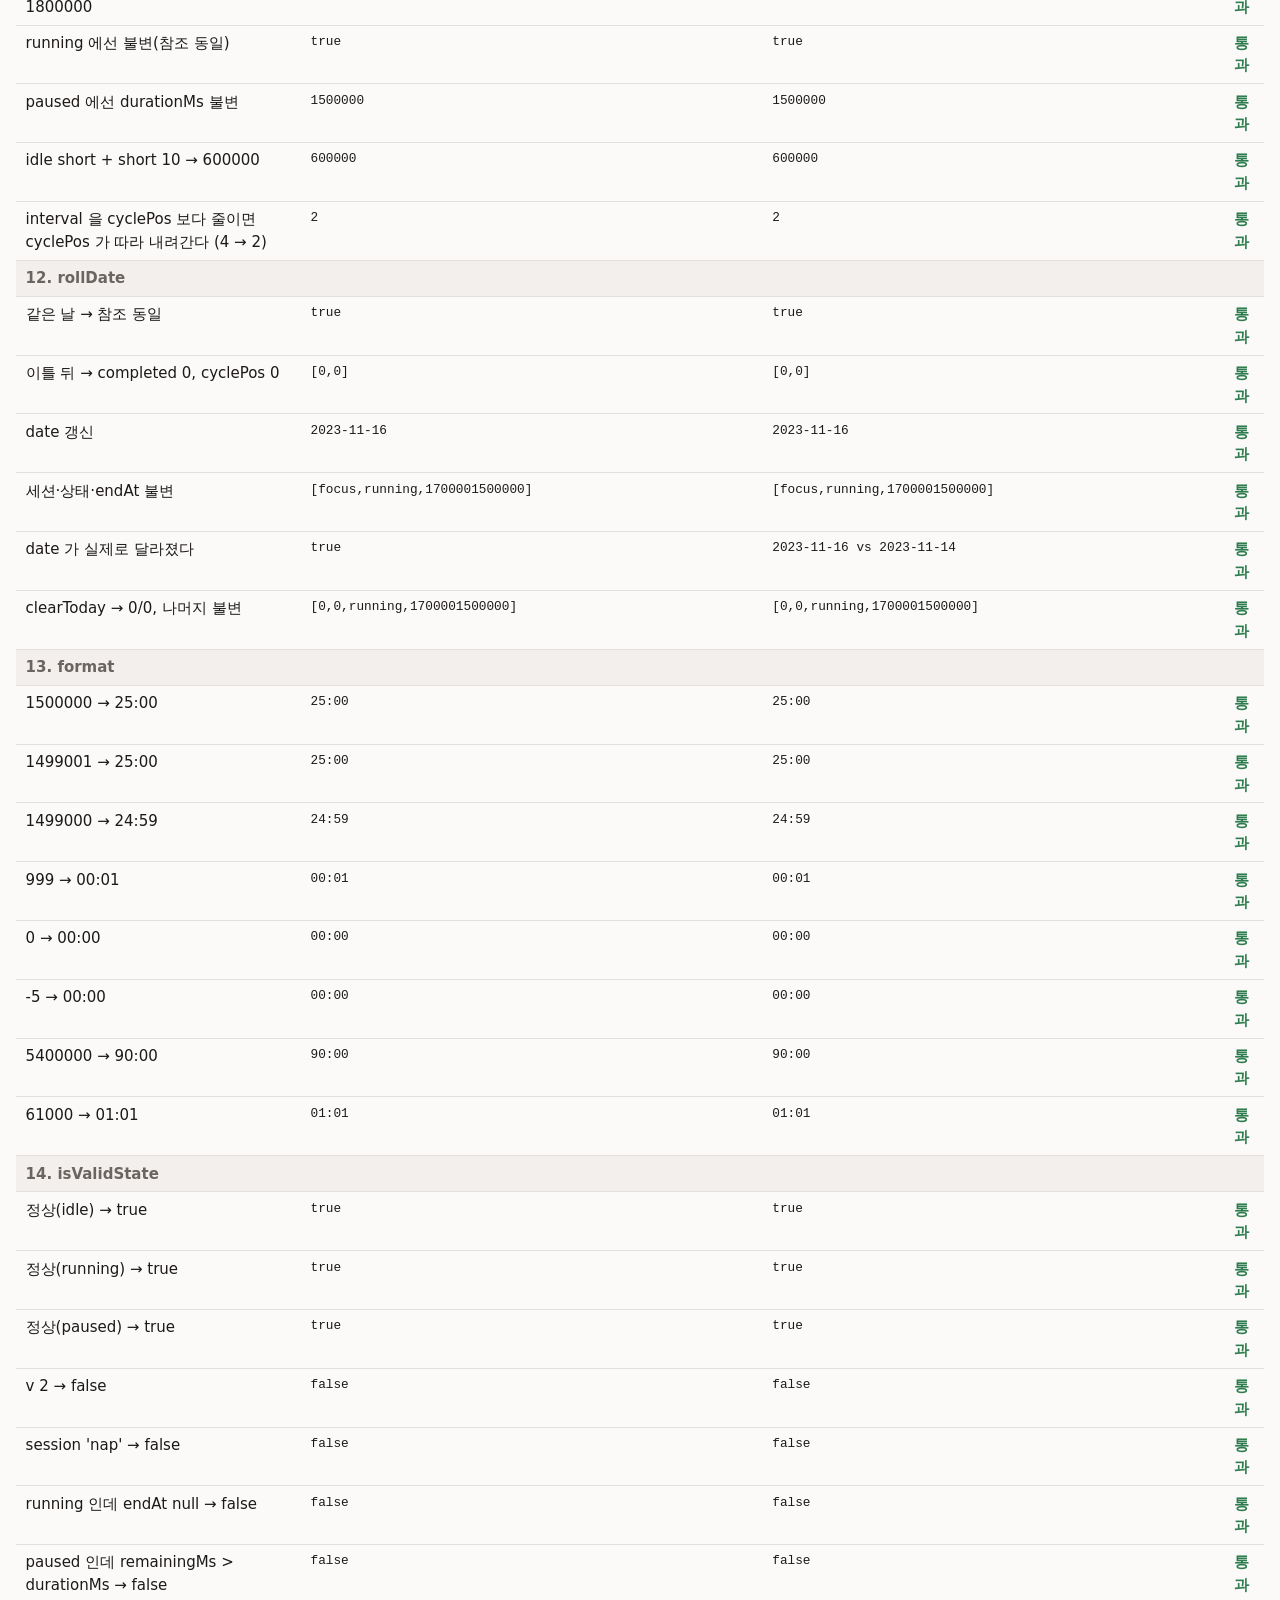
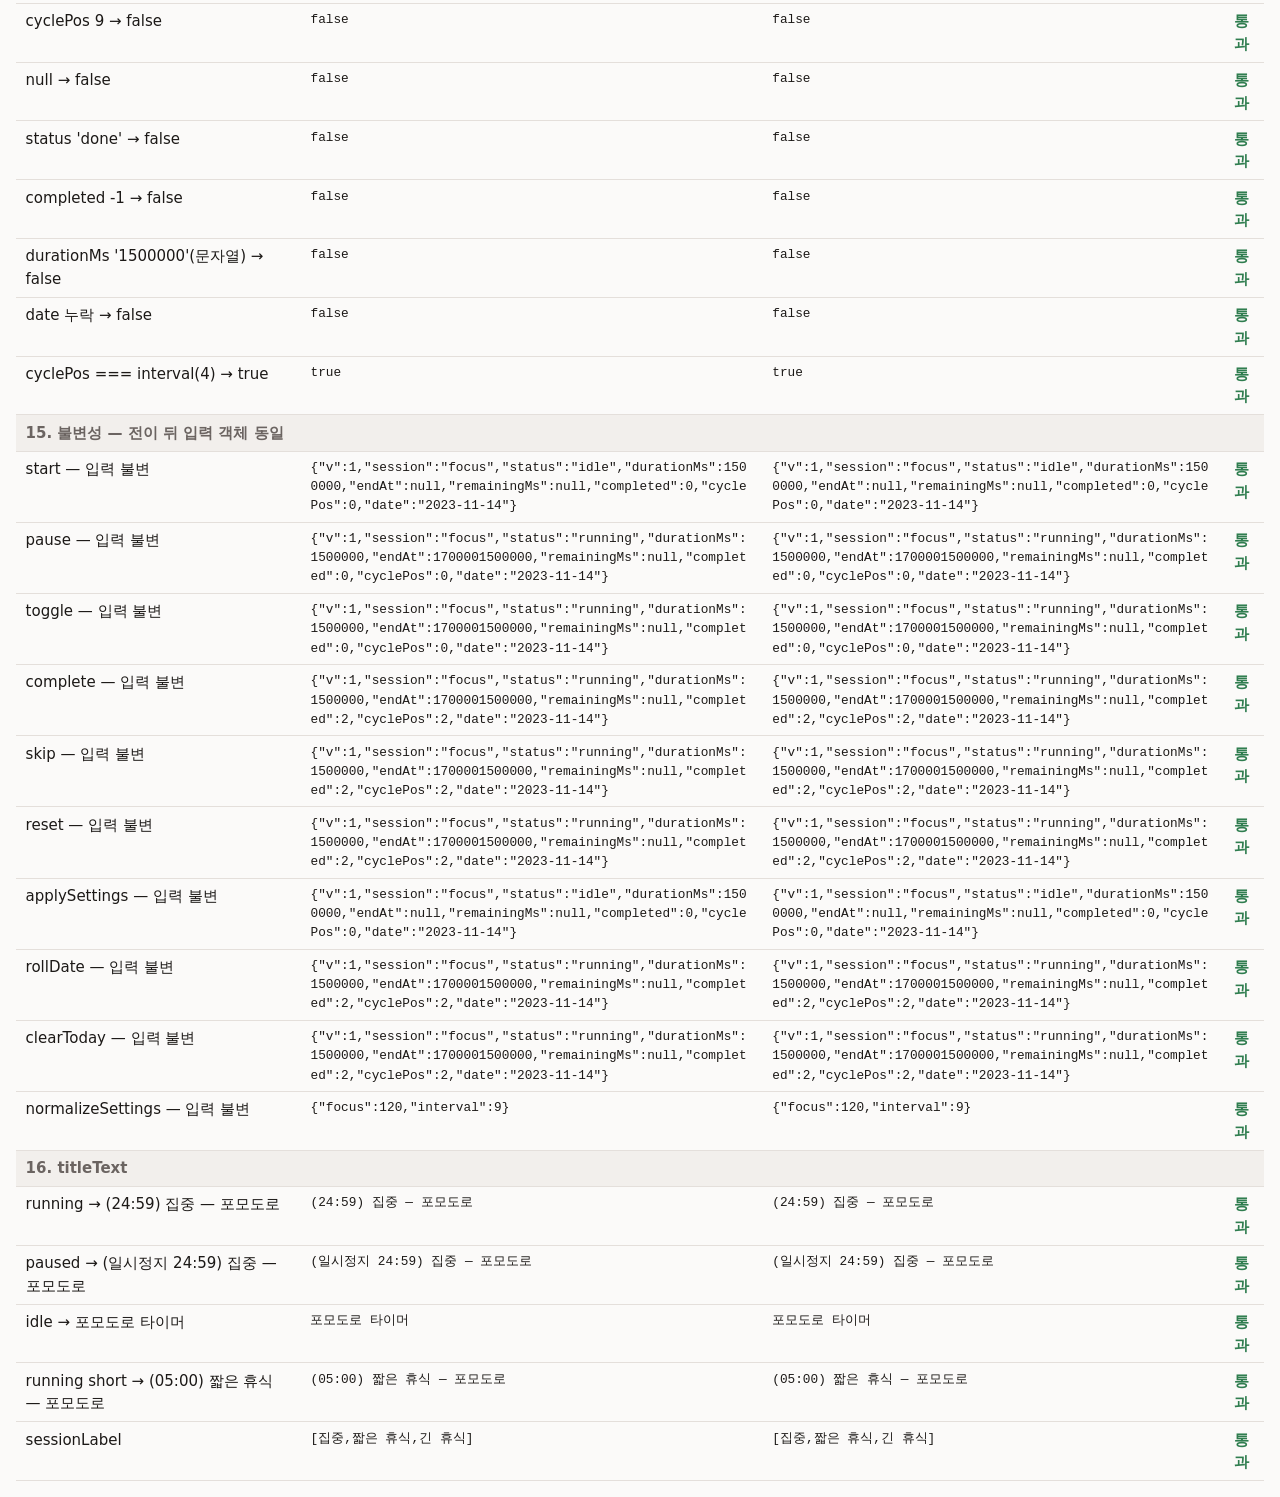
<file: apps/pomodoro/test.html>
<!DOCTYPE html>
<html lang="ko">
<head>
  <meta charset="utf-8">
  <meta name="viewport" content="width=device-width, initial-scale=1">
  <title>timer.js 테스트</title>
  <meta name="color-scheme" content="light dark">
  <script src="./theme.js"></script>
  <style>
    /* 테스트 페이지 전용. 색은 앱 팔레트 변수만 쓴다 */
    :root { --bg: #fbfaf9; --bg-elevated: #f2efec; --text: #1c1917; --text-muted: #6b6461; --border: #e4dfdb; --accent: #c8202a; --ok: #2f7d4f; --warn: #a1620a; }
    [data-theme="dark"] { --bg: #141214; --bg-elevated: #1e1b1d; --text: #ece7e4; --text-muted: #a39a96; --border: #2c2729; --accent: #ff6b6e; --ok: #6cc08b; --warn: #e0a24a; }
    body { margin: 0; padding: 1rem; background: var(--bg); color: var(--text); font-family: "Pretendard Variable", Pretendard, system-ui, sans-serif; font-size: 0.9375rem; line-height: 1.5; }
    h1 { font-size: 1.25rem; margin: 0 0 0.5rem; }
    .summary { padding: 0.75rem 1rem; border: 1px solid var(--border); border-radius: 10px; background: var(--bg-elevated); margin-bottom: 1rem; }
    .summary strong { font-size: 1.125rem; }
    .summary.fail strong { color: var(--accent); }
    .summary.pass strong { color: var(--ok); }
    .wrap { overflow-x: auto; }
    table { border-collapse: collapse; width: 100%; min-width: 640px; font-variant-numeric: tabular-nums; }
    th, td { text-align: left; padding: 0.4rem 0.6rem; border-bottom: 1px solid var(--border); vertical-align: top; }
    th { color: var(--text-muted); font-weight: 600; }
    td.mono { font-family: ui-monospace, Consolas, monospace; font-size: 0.85em; word-break: break-all; }
    tr.pass td.result { color: var(--ok); font-weight: 600; }
    tr.fail td.result { color: var(--accent); font-weight: 600; }
    tr.warn td.result { color: var(--warn); font-weight: 600; }
    tr.group td { background: var(--bg-elevated); color: var(--text-muted); font-weight: 600; }
  </style>
</head>
<body>
  <h1>timer.js 테스트</h1>
  <div class="summary" id="summary">실행 중…</div>
  <div class="wrap">
    <table>
      <thead><tr><th>이름</th><th>기대</th><th>실제</th><th>통과</th></tr></thead>
      <tbody id="rows"></tbody>
    </table>
  </div>

  <script src="./timer.js"></script>
  <script>
  (function () {
    'use strict';
    var P = window.Pomodoro;
    var rows = document.getElementById('rows');
    var total = 0, passed = 0, warned = 0;

    // 가짜 시계. 실제 시각은 어디에도 쓰지 않는다
    var T0 = 1700000000000;
    var MIN = 60000;

    function fmt(v) {
      if (Array.isArray(v)) return '[' + v.join(',') + ']';
      if (typeof v === 'object' && v !== null) return JSON.stringify(v);
      return String(v);
    }

    // 결과 한 줄. status: 'pass' | 'fail' | 'warn' (warn 은 통과로 센다)
    function row(name, expected, actual, status) {
      total++;
      if (status !== 'fail') passed++;
      if (status === 'warn') warned++;
      var tr = document.createElement('tr');
      tr.className = status;
      [name, fmt(expected), fmt(actual), status === 'pass' ? '통과' : status === 'warn' ? '경고' : '실패'].forEach(function (text, i) {
        var td = document.createElement('td');
        if (i === 1 || i === 2) td.className = 'mono';
        if (i === 3) td.className = 'result';
        td.textContent = text;
        tr.appendChild(td);
      });
      rows.appendChild(tr);
    }
    function eq(name, expected, actual) { row(name, expected, actual, fmt(expected) === fmt(actual) ? 'pass' : 'fail'); }
    function ok(name, cond, detail) { row(name, 'true', detail == null ? cond : detail, cond ? 'pass' : 'fail'); }
    function group(title) {
      var tr = document.createElement('tr'); tr.className = 'group';
      var td = document.createElement('td'); td.colSpan = 4; td.textContent = title;
      tr.appendChild(td); rows.appendChild(tr);
    }
    // 전이 함수가 입력을 건드리지 않는지 — 호출 전후 JSON 이 같아야 한다
    function frozen(name, input, fn) {
      var before = JSON.stringify(input);
      fn(input);
      eq(name + ' — 입력 불변', before, JSON.stringify(input));
    }

    var D = P.normalizeSettings({}); // 기본 설정

    /* 1. normalizeSettings */
    group('1. normalizeSettings');
    eq('{} → 기본값', P.DEFAULTS, P.normalizeSettings({}));
    eq("{focus: '3.7'} → 3", 3, P.normalizeSettings({ focus: '3.7' }).focus);
    eq('{focus: 120} → 90', 90, P.normalizeSettings({ focus: 120 }).focus);
    eq('{focus: 0} → 1', 1, P.normalizeSettings({ focus: 0 }).focus);
    eq('{interval: 9} → 8', 8, P.normalizeSettings({ interval: 9 }).interval);
    eq('null → 기본값', P.DEFAULTS, P.normalizeSettings(null));
    eq("'abc'(문자열) → 기본값", P.DEFAULTS, P.normalizeSettings('abc'));
    eq("{sound: 'no'} → true 유지", true, P.normalizeSettings({ sound: 'no' }).sound);
    eq('{sound: false} → false', false, P.normalizeSettings({ sound: false }).sound);
    eq("{short: '', long: NaN} → 기본값 5·15", [5, 15], (function (s) { return [s.short, s.long]; })(P.normalizeSettings({ short: '', long: NaN })));

    /* 2. createState */
    group('2. createState');
    var s0 = P.createState(D, T0);
    eq('session', 'focus', s0.session);
    eq('status', 'idle', s0.status);
    eq('durationMs', 1500000, s0.durationMs);
    eq('completed / cyclePos', [0, 0], [s0.completed, s0.cyclePos]);
    eq('date === dateKey(T0)', P.dateKey(T0), s0.date);
    eq('endAt / remainingMs null', [null, null], [s0.endAt, s0.remainingMs]);
    ok('dateKey 형식 YYYY-MM-DD', /^\d{4}-\d{2}-\d{2}$/.test(s0.date), s0.date);

    /* 3. start */
    group('3. start');
    var r0 = P.start(s0, T0);
    eq('status running', 'running', r0.status);
    eq('endAt === T0 + 1500000', T0 + 1500000, r0.endAt);
    eq('remaining(+60s) === 1440000', 1440000, P.remaining(r0, T0 + MIN));
    eq('fraction(+60s) === 0.96', 0.96, P.fraction(r0, T0 + MIN));
    eq('remaining(idle) === durationMs', 1500000, P.remaining(s0, T0 + 999999));
    eq('fraction(idle) === 1', 1, P.fraction(s0, T0));
    ok('start(running) 은 그대로', P.start(r0, T0 + 5000) === r0);

    /* 4. pause / 계속 */
    group('4. pause → 계속');
    var p0 = P.pause(r0, T0 + MIN);
    eq('status paused', 'paused', p0.status);
    eq('remainingMs 1440000, endAt null', [1440000, null], [p0.remainingMs, p0.endAt]);
    eq('30초 뒤 remaining 그대로', 1440000, P.remaining(p0, T0 + MIN + 30000));
    var r1 = P.start(p0, T0 + 90000);
    eq('start(paused, T0+90s) → endAt === T0 + 90000 + 1440000', T0 + 90000 + 1440000, r1.endAt);
    eq('remainingMs 는 다시 null', null, r1.remainingMs);
    ok('pause(idle) 은 그대로', P.pause(s0, T0) === s0);
    eq('toggle(running) → paused', 'paused', P.toggle(r0, T0).status);
    eq('toggle(idle) → running', 'running', P.toggle(s0, T0).status);
    eq('toggle(paused) → running', 'running', P.toggle(p0, T0).status);

    /* 5. isDone */
    group('5. isDone / remaining 하한');
    eq('endAt − 1 → false', false, P.isDone(r0, r0.endAt - 1));
    eq('endAt → true', true, P.isDone(r0, r0.endAt));
    eq('endAt + 5000 → true', true, P.isDone(r0, r0.endAt + 5000));
    eq('remaining(running, endAt + 5000) === 0', 0, P.remaining(r0, r0.endAt + 5000));
    eq('fraction(running, endAt + 5000) === 0', 0, P.fraction(r0, r0.endAt + 5000));
    eq('isDone(idle) false', false, P.isDone(s0, T0));
    eq('isDone(paused) false', false, P.isDone(p0, T0 + 999999999));

    /* 6. 전이 시나리오 interval 4 */
    group('6. 전이 시나리오 (interval 4)');
    function runFocusCycle(settings, times) {
      var st = P.createState(settings, T0), t = T0, log = [];
      for (var i = 0; i < times; i++) {
        // 집중 시작 → 완료
        st = P.start(st, t); t = st.endAt;
        st = P.complete(st, settings, t);
        log.push({ after: 'focus#' + (i + 1), session: st.session, cyclePos: st.cyclePos, completed: st.completed, status: st.status });
        // 휴식 시작 → 완료
        st = P.start(st, t); t = st.endAt;
        st = P.complete(st, settings, t);
        log.push({ after: 'rest#' + (i + 1), session: st.session, cyclePos: st.cyclePos, completed: st.completed });
      }
      return { state: st, log: log };
    }
    var c4 = runFocusCycle(D, 4);
    eq('1회 완료 → short, cyclePos 1, completed 1, idle', ['short', 1, 1, 'idle'], [c4.log[0].session, c4.log[0].cyclePos, c4.log[0].completed, c4.log[0].status]);
    eq('short 완료 → focus, cyclePos 1', ['focus', 1], [c4.log[1].session, c4.log[1].cyclePos]);
    eq('2회 완료 → short, cyclePos 2', ['short', 2], [c4.log[2].session, c4.log[2].cyclePos]);
    eq('3회 완료 → short, cyclePos 3', ['short', 3], [c4.log[4].session, c4.log[4].cyclePos]);
    eq('4회 완료 → long, cyclePos 4, completed 4', ['long', 4, 4], [c4.log[6].session, c4.log[6].cyclePos, c4.log[6].completed]);
    eq('long 완료 → focus, cyclePos 0, completed 4', ['focus', 0, 4], [c4.log[7].session, c4.log[7].cyclePos, c4.log[7].completed]);
    eq('완료 뒤 durationMs 는 설정값(short 5분)', 300000, (function () { var st = P.complete(P.start(P.createState(D, T0), T0), D, T0 + 1500000); return st.durationMs; })());
    eq('long 진입 durationMs 15분', 900000, (function () { var st = P.createState(D, T0); st = P.complete(P.start({ v: 1, session: 'focus', status: 'idle', durationMs: 1500000, endAt: null, remainingMs: null, completed: 3, cyclePos: 3, date: st.date }, T0), D, T0 + 1500000); return st.durationMs; })());
    eq('nextSession focus cyclePos 3 / interval 4 → long', 'long', P.nextSession({ session: 'focus', cyclePos: 3 }, { interval: 4 }));
    eq('nextSession focus cyclePos 2 / interval 4 → short', 'short', P.nextSession({ session: 'focus', cyclePos: 2 }, { interval: 4 }));
    eq('nextSession short → focus', 'focus', P.nextSession({ session: 'short', cyclePos: 2 }, { interval: 4 }));
    eq('nextSession long → focus', 'focus', P.nextSession({ session: 'long', cyclePos: 4 }, { interval: 4 }));

    /* 7. interval 2 */
    group('7. 전이 시나리오 (interval 2)');
    var S2 = P.normalizeSettings({ interval: 2 });
    var c2 = runFocusCycle(S2, 2);
    eq('1회 완료 → short', 'short', c2.log[0].session);
    eq('2회 완료 → long, cyclePos 2', ['long', 2], [c2.log[2].session, c2.log[2].cyclePos]);
    eq('long 완료 → focus, cyclePos 0, completed 2', ['focus', 0, 2], [c2.log[3].session, c2.log[3].cyclePos, c2.log[3].completed]);

    /* 8. skip */
    group('8. skip');
    var mid = { v: 1, session: 'focus', status: 'running', durationMs: 1500000, endAt: T0 + 1500000, remainingMs: null, completed: 2, cyclePos: 2, date: P.dateKey(T0) };
    var sk = P.skip(mid, D, T0 + 1000);
    eq('skip(focus running) → short, idle', ['short', 'idle'], [sk.session, sk.status]);
    eq('completed·cyclePos 불변', [2, 2], [sk.completed, sk.cyclePos]);
    eq('endAt null, durationMs 5분', [null, 300000], [sk.endAt, sk.durationMs]);
    var longIdle = { v: 1, session: 'long', status: 'idle', durationMs: 900000, endAt: null, remainingMs: null, completed: 4, cyclePos: 4, date: P.dateKey(T0) };
    var skL = P.skip(longIdle, D, T0);
    eq('skip(long) → focus, cyclePos 0, completed 4', ['focus', 0, 4], [skL.session, skL.cyclePos, skL.completed]);
    var skI = P.skip(s0, D, T0);
    eq('skip(idle focus) 도 동작 → short', 'short', skI.session);
    var skP = P.skip(p0, D, T0);
    eq('skip(paused) → short, idle', ['short', 'idle'], [skP.session, skP.status]);
    eq('skip(focus, cyclePos 3) → long', 'long', P.skip({ v: 1, session: 'focus', status: 'idle', durationMs: 1500000, endAt: null, remainingMs: null, completed: 3, cyclePos: 3, date: '' }, D, T0).session);

    /* 9. complete 가 아닌 상태 */
    group('9. complete — running 이 아니면 그대로');
    ok('complete(idle) 참조 동일', P.complete(s0, D, T0) === s0);
    ok('complete(paused) 참조 동일', P.complete(p0, D, T0 + 999999999) === p0);
    eq('complete(idle) deepEqual', JSON.stringify(s0), JSON.stringify(P.complete(s0, D, T0)));

    /* 10. reset */
    group('10. reset');
    var rs = P.reset(mid, D, T0 + 5000);
    eq('reset(running) → idle', 'idle', rs.status);
    eq('endAt / remainingMs null', [null, null], [rs.endAt, rs.remainingMs]);
    eq('durationMs 가 settings 값', 1500000, rs.durationMs);
    eq('세션·완료 수 불변', ['focus', 2, 2], [rs.session, rs.completed, rs.cyclePos]);
    var S30 = P.normalizeSettings({ focus: 30 });
    eq('reset(running, focus 30 설정) → durationMs 1800000', 1800000, P.reset(mid, S30, T0).durationMs);
    eq('reset(paused) → idle, 가득', ['idle', 1500000], [P.reset(p0, D, T0).status, P.remaining(P.reset(p0, D, T0), T0)]);

    /* 11. applySettings */
    group('11. applySettings');
    eq('idle + focus 30 → durationMs 1800000', 1800000, P.applySettings(s0, S30).durationMs);
    ok('running 에선 불변(참조 동일)', P.applySettings(mid, S30) === mid);
    eq('paused 에선 durationMs 불변', 1500000, P.applySettings(p0, S30).durationMs);
    eq('idle short + short 10 → 600000', 600000, P.applySettings(sk, P.normalizeSettings({ short: 10 })).durationMs);
    eq('interval 을 cyclePos 보다 줄이면 cyclePos 가 따라 내려간다 (4 → 2)', 2, P.applySettings(longIdle, S2).cyclePos);

    /* 12. rollDate */
    group('12. rollDate');
    ok('같은 날 → 참조 동일', P.rollDate(mid, T0 + 1000) === mid);
    var rolled = P.rollDate(mid, T0 + 86400000 * 2);
    eq('이틀 뒤 → completed 0, cyclePos 0', [0, 0], [rolled.completed, rolled.cyclePos]);
    eq('date 갱신', P.dateKey(T0 + 86400000 * 2), rolled.date);
    eq('세션·상태·endAt 불변', ['focus', 'running', T0 + 1500000], [rolled.session, rolled.status, rolled.endAt]);
    ok('date 가 실제로 달라졌다', rolled.date !== mid.date, rolled.date + ' vs ' + mid.date);
    eq('clearToday → 0/0, 나머지 불변', [0, 0, 'running', T0 + 1500000], (function (c) { return [c.completed, c.cyclePos, c.status, c.endAt]; })(P.clearToday(mid)));

    /* 13. format */
    group('13. format');
    eq('1500000 → 25:00', '25:00', P.format(1500000));
    eq('1499001 → 25:00', '25:00', P.format(1499001));
    eq('1499000 → 24:59', '24:59', P.format(1499000));
    eq('999 → 00:01', '00:01', P.format(999));
    eq('0 → 00:00', '00:00', P.format(0));
    eq('-5 → 00:00', '00:00', P.format(-5));
    eq('5400000 → 90:00', '90:00', P.format(5400000));
    eq('61000 → 01:01', '01:01', P.format(61000));

    /* 14. isValidState */
    group('14. isValidState');
    eq('정상(idle) → true', true, P.isValidState(s0, D));
    eq('정상(running) → true', true, P.isValidState(r0, D));
    eq('정상(paused) → true', true, P.isValidState(p0, D));
    eq('v 2 → false', false, P.isValidState(Object.assign({}, s0, { v: 2 }), D));
    eq("session 'nap' → false", false, P.isValidState(Object.assign({}, s0, { session: 'nap' }), D));
    eq('running 인데 endAt null → false', false, P.isValidState(Object.assign({}, r0, { endAt: null }), D));
    eq('paused 인데 remainingMs > durationMs → false', false, P.isValidState(Object.assign({}, p0, { remainingMs: 1500001 }), D));
    eq('cyclePos 9 → false', false, P.isValidState(Object.assign({}, s0, { cyclePos: 9 }), D));
    eq('null → false', false, P.isValidState(null, D));
    eq("status 'done' → false", false, P.isValidState(Object.assign({}, s0, { status: 'done' }), D));
    eq('completed -1 → false', false, P.isValidState(Object.assign({}, s0, { completed: -1 }), D));
    eq("durationMs '1500000'(문자열) → false", false, P.isValidState(Object.assign({}, s0, { durationMs: '1500000' }), D));
    eq('date 누락 → false', false, P.isValidState(Object.assign({}, s0, { date: undefined }), D));
    eq('cyclePos === interval(4) → true', true, P.isValidState(longIdle, D));

    /* 15. 불변성 */
    group('15. 불변성 — 전이 뒤 입력 객체 동일');
    frozen('start', JSON.parse(JSON.stringify(s0)), function (st) { P.start(st, T0); });
    frozen('pause', JSON.parse(JSON.stringify(r0)), function (st) { P.pause(st, T0 + MIN); });
    frozen('toggle', JSON.parse(JSON.stringify(r0)), function (st) { P.toggle(st, T0 + MIN); });
    frozen('complete', JSON.parse(JSON.stringify(mid)), function (st) { P.complete(st, D, T0 + 1500000); });
    frozen('skip', JSON.parse(JSON.stringify(mid)), function (st) { P.skip(st, D, T0); });
    frozen('reset', JSON.parse(JSON.stringify(mid)), function (st) { P.reset(st, D, T0); });
    frozen('applySettings', JSON.parse(JSON.stringify(s0)), function (st) { P.applySettings(st, S30); });
    frozen('rollDate', JSON.parse(JSON.stringify(mid)), function (st) { P.rollDate(st, T0 + 86400000 * 2); });
    frozen('clearToday', JSON.parse(JSON.stringify(mid)), function (st) { P.clearToday(st); });
    frozen('normalizeSettings', { focus: 120, interval: 9 }, function (raw) { P.normalizeSettings(raw); });

    /* 16. titleText */
    group('16. titleText');
    eq('running → (24:59) 집중 — 포모도로', '(24:59) 집중 — 포모도로', P.titleText(r0, T0 + 1000));
    eq('paused → (일시정지 24:59) 집중 — 포모도로', '(일시정지 24:59) 집중 — 포모도로', P.titleText(P.pause(r0, T0 + 1000), T0 + 999999));
    eq('idle → 포모도로 타이머', '포모도로 타이머', P.titleText(s0, T0));
    eq('running short → (05:00) 짧은 휴식 — 포모도로', '(05:00) 짧은 휴식 — 포모도로', P.titleText(P.start(sk, T0), T0));
    eq('sessionLabel', ['집중', '짧은 휴식', '긴 휴식'], P.SESSIONS.map(P.sessionLabel));

    /* 요약 */
    var summary = document.getElementById('summary');
    var allPass = passed === total;
    summary.className = 'summary ' + (allPass ? 'pass' : 'fail');
    summary.textContent = '';
    var strong = document.createElement('strong');
    strong.textContent = passed + '/' + total + ' 통과' + (warned ? ' (경고 ' + warned + ')' : '');
    summary.appendChild(strong);
    var span = document.createElement('span');
    span.textContent = ' · 가짜 시계 T0 = ' + T0 + ' · 실제 시각·DOM·저장소는 쓰지 않음';
    summary.appendChild(span);
    window.__testResult = { total: total, passed: passed, warned: warned };
  })();
  </script>
</body>
</html>
</file>
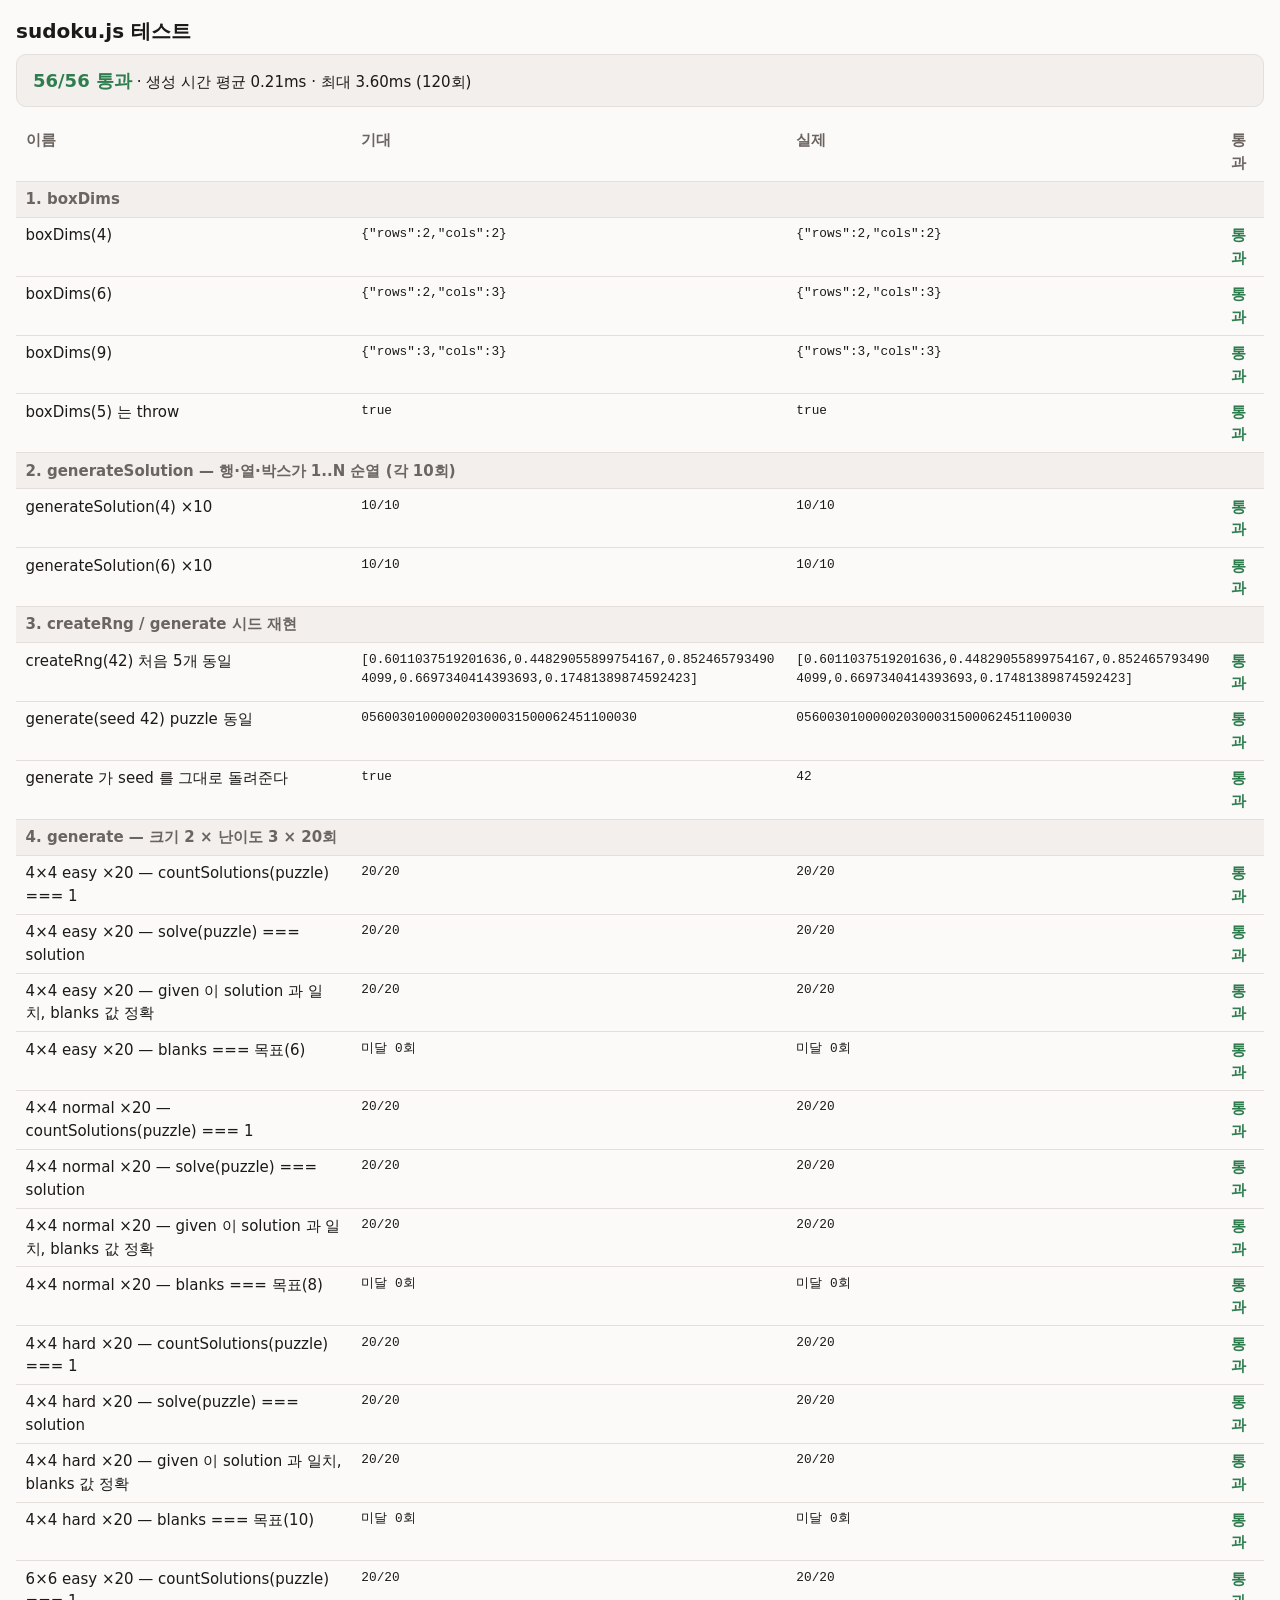
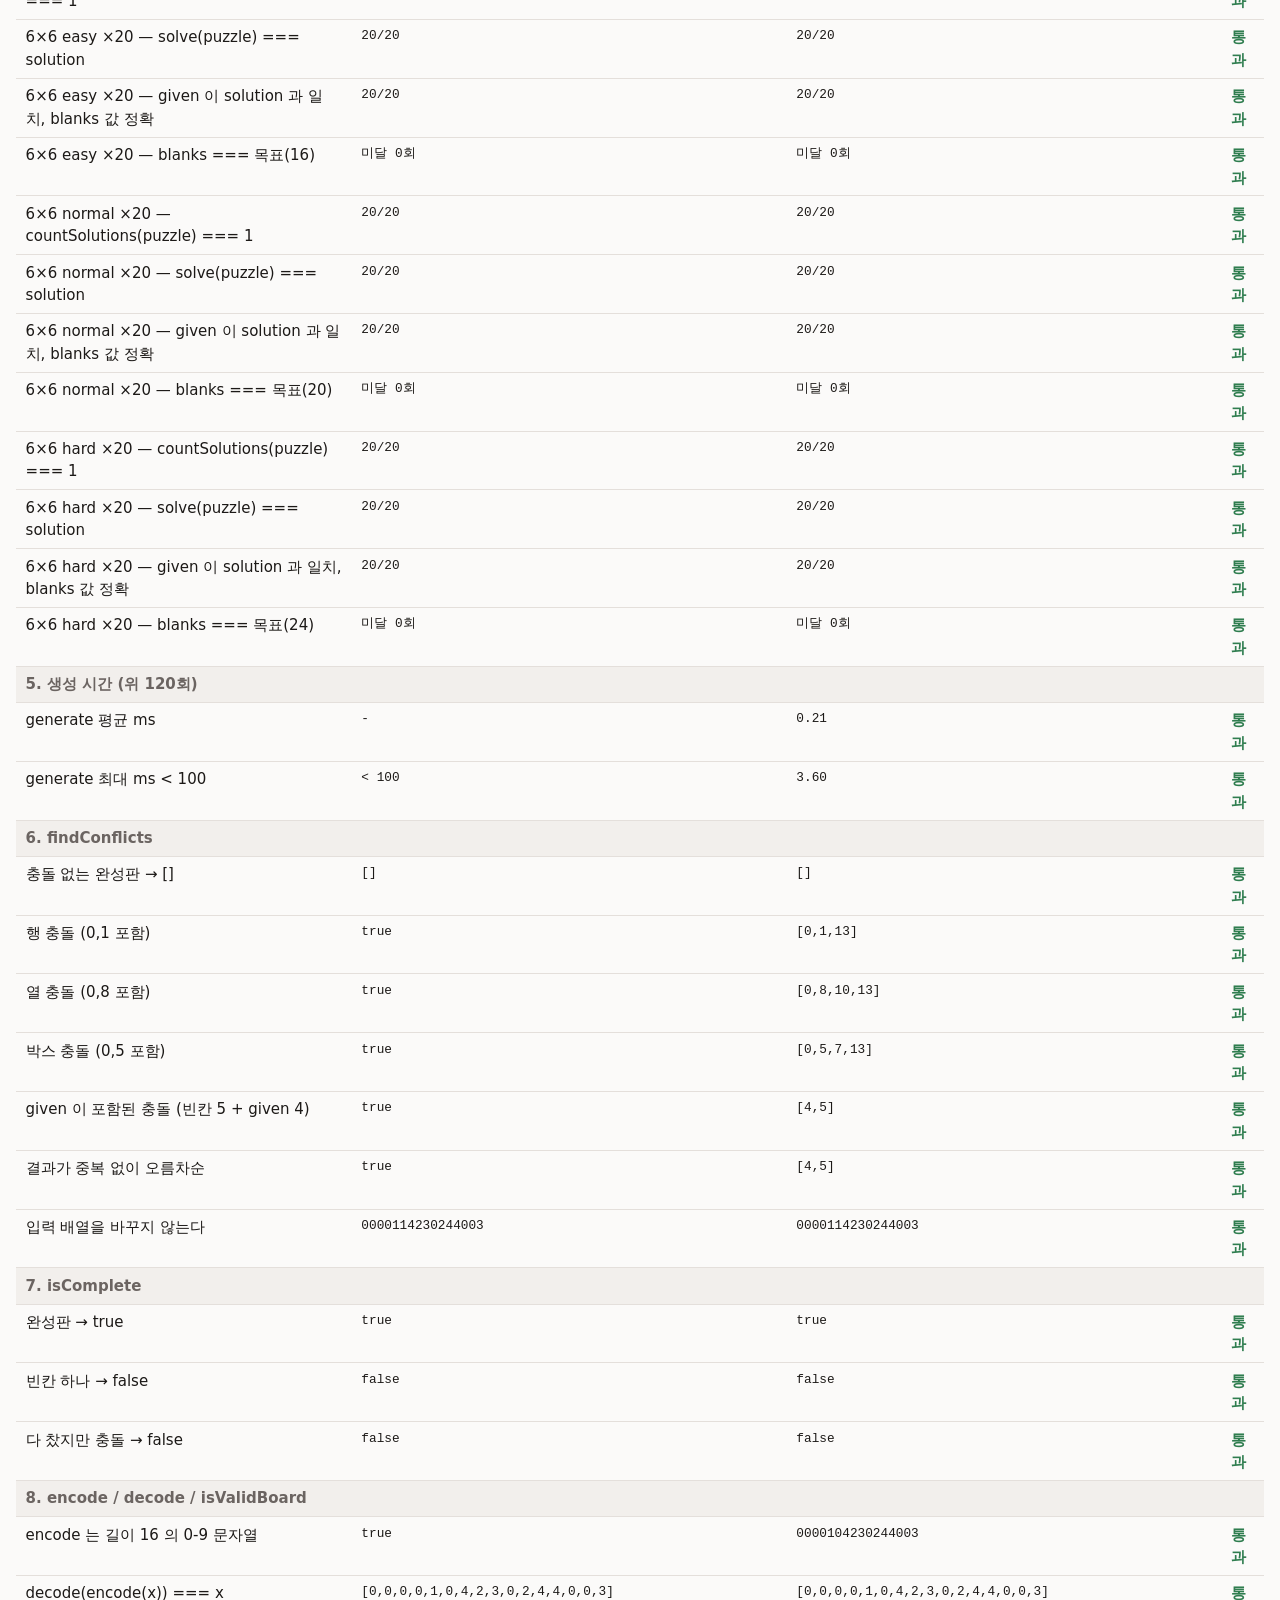
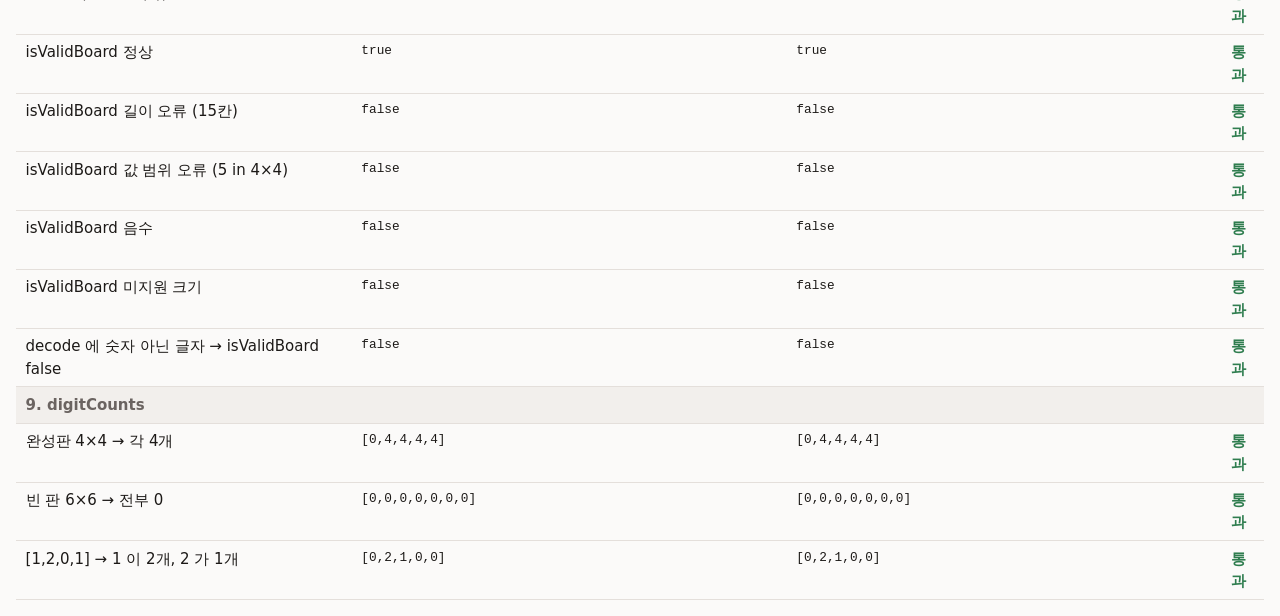
<file: apps/sudoku/test.html>
<!DOCTYPE html>
<html lang="ko">
<head>
  <meta charset="utf-8">
  <meta name="viewport" content="width=device-width, initial-scale=1">
  <title>sudoku.js 테스트</title>
  <meta name="color-scheme" content="light dark">
  <script src="./theme.js"></script>
  <style>
    /* 테스트 페이지 전용. 색은 앱 팔레트 변수만 쓴다 */
    :root { --bg: #fbfaf9; --bg-elevated: #f2efec; --text: #1c1917; --text-muted: #6b6461; --border: #e4dfdb; --accent: #c8202a; --ok: #2f7d4f; --warn: #a1620a; }
    [data-theme="dark"] { --bg: #141214; --bg-elevated: #1e1b1d; --text: #ece7e4; --text-muted: #a39a96; --border: #2c2729; --accent: #ff6b6e; --ok: #6cc08b; --warn: #e0a24a; }
    body { margin: 0; padding: 1rem; background: var(--bg); color: var(--text); font-family: "Pretendard Variable", Pretendard, system-ui, sans-serif; font-size: 0.9375rem; line-height: 1.5; }
    h1 { font-size: 1.25rem; margin: 0 0 0.5rem; }
    .summary { padding: 0.75rem 1rem; border: 1px solid var(--border); border-radius: 10px; background: var(--bg-elevated); margin-bottom: 1rem; }
    .summary strong { font-size: 1.125rem; }
    .summary.fail strong { color: var(--accent); }
    .summary.pass strong { color: var(--ok); }
    .wrap { overflow-x: auto; }
    table { border-collapse: collapse; width: 100%; min-width: 640px; font-variant-numeric: tabular-nums; }
    th, td { text-align: left; padding: 0.4rem 0.6rem; border-bottom: 1px solid var(--border); vertical-align: top; }
    th { color: var(--text-muted); font-weight: 600; }
    td.mono { font-family: ui-monospace, Consolas, monospace; font-size: 0.85em; word-break: break-all; }
    tr.pass td.result { color: var(--ok); font-weight: 600; }
    tr.fail td.result { color: var(--accent); font-weight: 600; }
    tr.warn td.result { color: var(--warn); font-weight: 600; }
    tr.group td { background: var(--bg-elevated); color: var(--text-muted); font-weight: 600; }
  </style>
</head>
<body>
  <h1>sudoku.js 테스트</h1>
  <div class="summary" id="summary">실행 중…</div>
  <div class="wrap">
    <table>
      <thead><tr><th>이름</th><th>기대</th><th>실제</th><th>통과</th></tr></thead>
      <tbody id="rows"></tbody>
    </table>
  </div>

  <script src="./sudoku.js"></script>
  <script>
  (function () {
    'use strict';
    var S = window.Sudoku;
    var rows = document.getElementById('rows');
    var total = 0, passed = 0, warned = 0;

    function fmt(v) {
      if (Array.isArray(v)) return '[' + v.join(',') + ']';
      if (typeof v === 'object' && v !== null) return JSON.stringify(v);
      return String(v);
    }

    // 결과 한 줄. status: 'pass' | 'fail' | 'warn' (warn 은 통과로 센다)
    function row(name, expected, actual, status) {
      total++;
      if (status !== 'fail') passed++;
      if (status === 'warn') warned++;
      var tr = document.createElement('tr');
      tr.className = status;
      [name, fmt(expected), fmt(actual), status === 'pass' ? '통과' : status === 'warn' ? '경고' : '실패'].forEach(function (text, i) {
        var td = document.createElement('td');
        if (i === 1 || i === 2) td.className = 'mono';
        if (i === 3) td.className = 'result';
        td.textContent = text;
        tr.appendChild(td);
      });
      rows.appendChild(tr);
    }
    function eq(name, expected, actual) { row(name, expected, actual, fmt(expected) === fmt(actual) ? 'pass' : 'fail'); }
    function ok(name, cond, detail) { row(name, 'true', detail == null ? cond : detail, cond ? 'pass' : 'fail'); }
    function group(title) {
      var tr = document.createElement('tr'); tr.className = 'group';
      var td = document.createElement('td'); td.colSpan = 4; td.textContent = title;
      tr.appendChild(td); rows.appendChild(tr);
    }
    function throwsFor(fn) { try { fn(); return false; } catch (e) { return true; } }

    // 행·열·박스가 전부 1..N 순열인가
    function isPermutationGrid(grid, n) {
      var d = S.boxDims(n);
      var full = ((1 << (n + 1)) - 1) & ~1;
      for (var i = 0; i < n; i++) {
        var rm = 0, cm = 0, bm = 0;
        var br = Math.floor(i / (n / d.cols)) * d.rows, bc = (i % (n / d.cols)) * d.cols;
        for (var k = 0; k < n; k++) {
          rm |= 1 << grid[i * n + k];
          cm |= 1 << grid[k * n + i];
          bm |= 1 << grid[(br + Math.floor(k / d.cols)) * n + bc + (k % d.cols)];
        }
        if (rm !== full || cm !== full || bm !== full) return false;
      }
      return true;
    }
    function same(a, b) { return a.length === b.length && a.every(function (v, i) { return v === b[i]; }); }

    /* 1. boxDims */
    group('1. boxDims');
    eq('boxDims(4)', { rows: 2, cols: 2 }, S.boxDims(4));
    eq('boxDims(6)', { rows: 2, cols: 3 }, S.boxDims(6));
    eq('boxDims(9)', { rows: 3, cols: 3 }, S.boxDims(9));
    ok('boxDims(5) 는 throw', throwsFor(function () { S.boxDims(5); }));

    /* 2. generateSolution */
    group('2. generateSolution — 행·열·박스가 1..N 순열 (각 10회)');
    [4, 6].forEach(function (n) {
      var good = 0;
      for (var i = 0; i < 10; i++) if (isPermutationGrid(S.generateSolution(n), n)) good++;
      eq('generateSolution(' + n + ') ×10', '10/10', good + '/10');
    });

    /* 3. 시드 재현 */
    group('3. createRng / generate 시드 재현');
    var r1 = S.createRng(42), r2 = S.createRng(42), a = [], b = [];
    for (var i = 0; i < 5; i++) { a.push(r1()); b.push(r2()); }
    eq('createRng(42) 처음 5개 동일', a, b);
    var g1 = S.generate({ size: 6, difficulty: 'normal', seed: 42 });
    var g2 = S.generate({ size: 6, difficulty: 'normal', seed: 42 });
    eq('generate(seed 42) puzzle 동일', S.encode(g1.puzzle), S.encode(g2.puzzle));
    ok('generate 가 seed 를 그대로 돌려준다', g1.seed === 42, g1.seed);

    /* 4·5. 크기 × 난이도 × 20회 */
    group('4. generate — 크기 2 × 난이도 3 × 20회');
    var times = [];
    S.SIZES.forEach(function (n) {
      ['easy', 'normal', 'hard'].forEach(function (diff) {
        var target = S.DIFFICULTY[n][diff];
        var unique = 0, solved = 0, givens = 0, short = 0, minBlanks = Infinity;
        for (var k = 0; k < 20; k++) {
          var t0 = performance.now();
          var g = S.generate({ size: n, difficulty: diff });
          times.push(performance.now() - t0);
          if (S.countSolutions(g.puzzle, n) === 1) unique++;
          var sol = S.solve(g.puzzle, n);
          if (sol && same(sol, g.solution)) solved++;
          var givenOk = g.puzzle.every(function (v, i) { return v === 0 || v === g.solution[i]; });
          var blanks = g.puzzle.filter(function (v) { return v === 0; }).length;
          if (givenOk && blanks === g.blanks) givens++;
          if (g.blanks < target) { short++; minBlanks = Math.min(minBlanks, g.blanks); }
        }
        var label = n + '×' + n + ' ' + diff + ' ×20';
        eq(label + ' — countSolutions(puzzle) === 1', '20/20', unique + '/20');
        eq(label + ' — solve(puzzle) === solution', '20/20', solved + '/20');
        eq(label + ' — given 이 solution 과 일치, blanks 값 정확', '20/20', givens + '/20');
        row(label + ' — blanks === 목표(' + target + ')', '미달 0회',
          short === 0 ? '미달 0회' : '미달 ' + short + '회 (최소 ' + minBlanks + '칸)',
          short === 0 ? 'pass' : 'warn');
      });
    });

    group('5. 생성 시간 (위 120회)');
    var sum = times.reduce(function (x, y) { return x + y; }, 0);
    var avg = sum / times.length, max = Math.max.apply(null, times);
    row('generate 평균 ms', '-', avg.toFixed(2), 'pass');
    row('generate 최대 ms < 100', '< 100', max.toFixed(2), max < 100 ? 'pass' : 'fail');

    /* 6. findConflicts */
    group('6. findConflicts');
    var full4 = S.generateSolution(4, S.createRng(7));
    eq('충돌 없는 완성판 → []', [], S.findConflicts(full4, 4));
    // 4×4: 인덱스 0..3 이 1행, 0/4/8/12 가 1열, 0/1/4/5 가 첫 박스
    var rowC = full4.slice(); rowC[1] = rowC[0];
    ok('행 충돌 (0,1 포함)', S.findConflicts(rowC, 4).indexOf(0) !== -1 && S.findConflicts(rowC, 4).indexOf(1) !== -1, S.findConflicts(rowC, 4));
    var colC = full4.slice(); colC[8] = colC[0];
    ok('열 충돌 (0,8 포함)', S.findConflicts(colC, 4).indexOf(0) !== -1 && S.findConflicts(colC, 4).indexOf(8) !== -1, S.findConflicts(colC, 4));
    var boxC = full4.slice(); boxC[5] = boxC[0];
    ok('박스 충돌 (0,5 포함)', S.findConflicts(boxC, 4).indexOf(0) !== -1 && S.findConflicts(boxC, 4).indexOf(5) !== -1, S.findConflicts(boxC, 4));
    // given 이 포함된 충돌: 퍼즐의 빈칸에 같은 행의 given 값을 넣는다
    var gp = S.generate({ size: 4, difficulty: 'normal', seed: 3 });
    // 같은 행에 given 이 있는 빈칸을 고른다 (행 전체가 비어 있을 수도 있으므로)
    var blank = -1, givenIdx = -1;
    for (var bi = 0; bi < 16 && givenIdx === -1; bi++) {
      if (gp.puzzle[bi] !== 0) continue;
      var rowStart = Math.floor(bi / 4) * 4;
      for (var c = rowStart; c < rowStart + 4; c++) if (gp.puzzle[c] !== 0) { blank = bi; givenIdx = c; break; }
    }
    var board = gp.puzzle.slice(); board[blank] = gp.puzzle[givenIdx];
    var conf = S.findConflicts(board, 4);
    ok('given 이 포함된 충돌 (빈칸 ' + blank + ' + given ' + givenIdx + ')', conf.indexOf(blank) !== -1 && conf.indexOf(givenIdx) !== -1, conf);
    var sorted = conf.every(function (v, i) { return i === 0 || conf[i - 1] < v; });
    ok('결과가 중복 없이 오름차순', sorted, conf);
    var before = S.encode(board);
    S.findConflicts(board, 4);
    eq('입력 배열을 바꾸지 않는다', before, S.encode(board));

    /* 7. isComplete */
    group('7. isComplete');
    var full6 = S.generateSolution(6, S.createRng(11));
    eq('완성판 → true', true, S.isComplete(full6, 6));
    var oneBlank = full6.slice(); oneBlank[17] = 0;
    eq('빈칸 하나 → false', false, S.isComplete(oneBlank, 6));
    var fullConf = full6.slice(); fullConf[1] = fullConf[0];
    eq('다 찼지만 충돌 → false', false, S.isComplete(fullConf, 6));

    /* 8. encode / decode / isValidBoard */
    group('8. encode / decode / isValidBoard');
    var enc = S.encode(gp.puzzle);
    ok('encode 는 길이 16 의 0-9 문자열', /^[0-9]{16}$/.test(enc), enc);
    eq('decode(encode(x)) === x', gp.puzzle, S.decode(enc));
    eq('isValidBoard 정상', true, S.isValidBoard(gp.puzzle, 4));
    eq('isValidBoard 길이 오류 (15칸)', false, S.isValidBoard(gp.puzzle.slice(0, 15), 4));
    var bad = gp.puzzle.slice(); bad[0] = 5;
    eq('isValidBoard 값 범위 오류 (5 in 4×4)', false, S.isValidBoard(bad, 4));
    var neg = gp.puzzle.slice(); neg[0] = -1;
    eq('isValidBoard 음수', false, S.isValidBoard(neg, 4));
    eq('isValidBoard 미지원 크기', false, S.isValidBoard(gp.puzzle, 5));
    eq('decode 에 숫자 아닌 글자 → isValidBoard false', false, S.isValidBoard(S.decode('12x4' + enc.slice(4)), 4));

    /* 9. digitCounts */
    group('9. digitCounts');
    eq('완성판 4×4 → 각 4개', [0, 4, 4, 4, 4], S.digitCounts(full4, 4));
    eq('빈 판 6×6 → 전부 0', [0, 0, 0, 0, 0, 0, 0], S.digitCounts([0, 0, 0, 0, 0, 0, 0, 0, 0, 0, 0, 0, 0, 0, 0, 0, 0, 0, 0, 0, 0, 0, 0, 0, 0, 0, 0, 0, 0, 0, 0, 0, 0, 0, 0, 0], 6));
    eq('[1,2,0,1] → 1 이 2개, 2 가 1개', [0, 2, 1, 0, 0], S.digitCounts([1, 2, 0, 1], 4));

    /* 요약 */
    var summary = document.getElementById('summary');
    var allPass = passed === total;
    summary.className = 'summary ' + (allPass ? 'pass' : 'fail');
    summary.textContent = '';
    var strong = document.createElement('strong');
    strong.textContent = passed + '/' + total + ' 통과' + (warned ? ' (경고 ' + warned + ')' : '');
    summary.appendChild(strong);
    var span = document.createElement('span');
    span.textContent = ' · 생성 시간 평균 ' + avg.toFixed(2) + 'ms · 최대 ' + max.toFixed(2) + 'ms (120회)';
    summary.appendChild(span);
    window.__testResult = { total: total, passed: passed, warned: warned, avg: avg, max: max };
  })();
  </script>
</body>
</html>
</file>
<file: css/style.css>
/* ==========================================================================
   asdf-blog — 단일 스타일시트
   색은 전부 여기 변수로만 정의한다. 컴포넌트에 색상값을 직접 쓰지 않는다.
   ========================================================================== */

:root {
  color-scheme: light;

  --bg: #fbfaf9;
  --bg-elevated: #f2efec;
  --text: #1c1917;
  --text-muted: #6b6461;
  --border: #e4dfdb;

  /* 빨강 — 흰 배경에서 4.5:1 을 넘기려고 순수 빨강보다 살짝 어둡게 */
  --accent: #c8202a;
  --accent-hover: #a5141d;
  --accent-soft: #fbe9ea;
  --accent-contrast: #ffffff;

  --code-bg: #f2efec;
  --code-text: #3a2f2d;
  --selection: #f7c5c8;

  --font-sans: "Pretendard Variable", Pretendard, -apple-system, BlinkMacSystemFont,
    system-ui, "Segoe UI", Roboto, "Apple SD Gothic Neo", "Noto Sans KR", "Malgun Gothic", sans-serif;
  --font-mono: ui-monospace, "Cascadia Code", "JetBrains Mono", "SF Mono", Menlo, Consolas, monospace;

  --measure: 65ch;
  --radius: 10px;
  --ease: cubic-bezier(0.2, 0.7, 0.2, 1);
  --dur: 180ms;
}

[data-theme="dark"] {
  color-scheme: dark;

  /* 순검정 대신 아주 약간 붉은 기가 도는 차콜 */
  --bg: #141214;
  --bg-elevated: #1e1b1d;
  --text: #ece7e4;
  --text-muted: #a39a96;
  --border: #2c2729;

  /* 어두운 배경에서는 코랄로 밝혀서 대비 확보 */
  --accent: #ff6b6e;
  --accent-hover: #ff8a8c;
  --accent-soft: #3a1e20;
  --accent-contrast: #141214;

  --code-bg: #1e1b1d;
  --code-text: #e6dfdb;
  --selection: #5a2a2d;
}

/* --------------------------------------------------------------------------
   리셋 · 베이스
   -------------------------------------------------------------------------- */

*, *::before, *::after { box-sizing: border-box; }

html {
  -webkit-text-size-adjust: 100%;
  scroll-behavior: smooth;
}

body {
  margin: 0;
  min-height: 100dvh;
  display: flex;
  flex-direction: column;
  background: var(--bg);
  color: var(--text);
  font-family: var(--font-sans);
  font-size: 1rem;
  line-height: 1.75;
  -webkit-font-smoothing: antialiased;
  transition: background-color var(--dur) var(--ease), color var(--dur) var(--ease);
}

::selection { background: var(--selection); }

img { max-width: 100%; height: auto; display: block; }

a {
  color: var(--accent);
  text-decoration: none;
  text-underline-offset: 0.2em;
  transition: color var(--dur) var(--ease);
}
a:hover { color: var(--accent-hover); text-decoration: underline; }
a:focus-visible, button:focus-visible {
  outline: 2px solid var(--accent);
  outline-offset: 3px;
  border-radius: 4px;
}

.wrap {
  width: 100%;
  max-width: 44rem;
  margin-inline: auto;
  padding-inline: 1.25rem;
}
@media (min-width: 640px) { .wrap { padding-inline: 2rem; } }

.accent { color: var(--accent); }

/* --------------------------------------------------------------------------
   헤더 · 푸터
   -------------------------------------------------------------------------- */

.site-header {
  position: sticky;
  top: 0;
  z-index: 10;
  background: color-mix(in srgb, var(--bg) 85%, transparent);
  backdrop-filter: blur(12px);
  -webkit-backdrop-filter: blur(12px);
  border-bottom: 1px solid var(--border);
}
.site-header__inner {
  display: flex;
  align-items: center;
  justify-content: space-between;
  min-height: 3.5rem;
}

/* 카테고리 바 — 헤더와 따로 sticky. 헤더 높이(3.5rem)만큼 내려와 그 아래에 붙는다 */
.site-nav {
  position: sticky;
  top: 3.5rem;
  z-index: 9;
  background: color-mix(in srgb, var(--bg) 85%, transparent);
  backdrop-filter: blur(12px);
  -webkit-backdrop-filter: blur(12px);
  border-top: 1px solid var(--border);
  border-bottom: 1px solid var(--border);
}
.site-nav .cats { margin-bottom: 0; padding-block: 0.5rem 0.75rem; gap: 0.375rem; }
/* sticky 라 높이가 곧 화면 손실. 375px 에서 네 칩이 한 줄에 들어가게 조금 촘촘히 */
.site-nav .cat { padding: 0 0.7rem; font-size: 0.8125rem; gap: 0.3rem; }
.site-nav + main { padding-top: 1rem; }

.site-title {
  font-weight: 800;
  font-size: 1.125rem;
  letter-spacing: -0.03em;
  color: var(--text);
}
.site-title:hover { color: var(--text); text-decoration: none; }
.site-title__dot { color: var(--accent); }

.theme-toggle {
  display: inline-grid;
  place-items: center;
  width: 44px;
  height: 44px;
  margin-right: -0.5rem;
  border: 0;
  border-radius: 999px;
  background: transparent;
  color: var(--text-muted);
  cursor: pointer;
  transition: color var(--dur) var(--ease), background-color var(--dur) var(--ease);
}
.theme-toggle:hover { color: var(--accent); background: var(--accent-soft); }
.theme-toggle .icon { grid-area: 1 / 1; transition: opacity var(--dur) var(--ease), transform 300ms var(--ease); }
.theme-toggle .icon--moon { opacity: 0; transform: rotate(-40deg) scale(0.7); }
[data-theme="dark"] .theme-toggle .icon--sun { opacity: 0; transform: rotate(40deg) scale(0.7); }
[data-theme="dark"] .theme-toggle .icon--moon { opacity: 1; transform: none; }

.site-footer {
  margin-top: auto;
  padding-block: 2.5rem 2rem;
  border-top: 1px solid var(--border);
  color: var(--text-muted);
  font-size: 0.875rem;
}
.site-footer p { margin: 0; }

/* --------------------------------------------------------------------------
   화면 공통 · 전환
   -------------------------------------------------------------------------- */

main { padding-block: 2rem 4rem; }
@media (min-width: 640px) { main { padding-block: 3rem 5rem; } }

.view { animation: view-in var(--dur) var(--ease) both; }
@keyframes view-in {
  from { opacity: 0; transform: translateY(6px); }
  to   { opacity: 1; transform: none; }
}

.tags {
  list-style: none;
  margin: 0;
  padding: 0;
  display: flex;
  flex-wrap: wrap;
  gap: 0.375rem;
}
.tags li { display: contents; }
.tags a {
  display: inline-block;
  font-size: 0.75rem;
  font-weight: 600;
  letter-spacing: 0.01em;
  padding: 0.15rem 0.55rem;
  border-radius: 999px;
  background: var(--accent-soft);
  color: var(--accent);
  transition: background-color var(--dur) var(--ease), color var(--dur) var(--ease);
}
.tags a:hover { background: var(--accent); color: var(--accent-contrast); text-decoration: none; }

/* 카테고리 바 — 목록 위. 선택된 것만 채운다 */
.cats {
  display: flex;
  flex-wrap: wrap;
  gap: 0.5rem;
  margin-bottom: 1.5rem;
}
.cat {
  display: inline-flex;
  align-items: center;
  gap: 0.4rem;
  min-height: 2.25rem;
  padding: 0 0.875rem;
  border: 1px solid var(--border);
  border-radius: 999px;
  font-size: 0.875rem;
  font-weight: 600;
  color: var(--text-muted);
  transition: color var(--dur) var(--ease), border-color var(--dur) var(--ease), background-color var(--dur) var(--ease);
}
.cat:hover { color: var(--accent); border-color: var(--accent); text-decoration: none; }
.cat[aria-current] { background: var(--text); border-color: var(--text); color: var(--bg); }
.cat__count { font-size: 0.75rem; font-weight: 500; opacity: 0.7; font-variant-numeric: tabular-nums; }

.post-list__empty { color: var(--text-muted); padding-block: 2rem; }

/* 주제 바 — Daystudy 안의 하위 카테고리. 카테고리 바 바로 아래, 한 단계 작게 */
.topics { margin-top: 0; }
.cat--sub {
  min-height: 2rem;
  padding: 0 0.75rem;
  font-size: 0.8125rem;
  font-weight: 500;
}
.cat--sub[aria-current] { background: var(--accent); border-color: var(--accent); color: var(--accent-contrast); }

time { color: var(--text-muted); font-size: 0.8125rem; font-variant-numeric: tabular-nums; }

/* 시리즈 라벨 — 제목 위 작은 빨간 글씨 */
.kicker {
  margin: 0;
  font-size: 0.75rem;
  font-weight: 700;
  letter-spacing: 0.08em;
  text-transform: uppercase;
  color: var(--accent);
}

/* --------------------------------------------------------------------------
   목록
   -------------------------------------------------------------------------- */

.hero { padding-block: 2rem 1.75rem; }
@media (min-width: 640px) { .hero { padding-top: 3rem; } }
[hidden] { display: none !important; }
.hero__title {
  margin: 0 0 0.5rem;
  font-size: clamp(2.25rem, 8vw, 3.5rem);
  font-weight: 800;
  line-height: 1.05;
  letter-spacing: -0.04em;
}
.hero__lead {
  margin: 0;
  max-width: 36ch;
  color: var(--text-muted);
  font-size: 1.0625rem;
  line-height: 1.6;
}

.post-list {
  list-style: none;
  margin: 0;
  padding: 0;
  border-top: 1px solid var(--border);
}
.post-card {
  display: grid;
  gap: 0.375rem;
  padding-block: 1.5rem;
  border-bottom: 1px solid var(--border);
}
/* 링크는 상자를 만들지 않고 자식들이 카드 그리드에 직접 놓인다 */
.post-card__link { display: contents; color: var(--text); }
.post-card__link:hover { text-decoration: none; color: var(--text); }
.post-card__title {
  margin: 0;
  font-size: 1.375rem;
  font-weight: 700;
  line-height: 1.3;
  letter-spacing: -0.02em;
  transition: color var(--dur) var(--ease), transform var(--dur) var(--ease);
}
.post-card__link:hover .post-card__title { color: var(--accent); transform: translateX(3px); }
.post-card__summary {
  margin: 0;
  color: var(--text-muted);
  line-height: 1.6;
}
.post-card .tags { margin-top: 0.25rem; }
/* 웹앱 카드의 "열기" — 글이 아니라 페이지로 넘어간다는 표시 */
.post-card__open {
  margin: 0.25rem 0 0;
  font-size: 0.875rem;
  font-weight: 600;
  color: var(--accent);
}

@media (min-width: 640px) {
  .post-card {
    grid-template-columns: 6.5rem 1fr;
    column-gap: 1.5rem;
    padding-block: 1.75rem;
  }
  .post-card__date { grid-row: 1 / span 4; padding-top: 0.45rem; }
  .post-card__kicker, .post-card__title, .post-card__summary, .post-card__open, .post-card .tags { grid-column: 2; }
}

/* --------------------------------------------------------------------------
   글 상세
   -------------------------------------------------------------------------- */

.back-link {
  display: inline-block;
  font-size: 0.875rem;
  font-weight: 600;
  color: var(--text-muted);
}
.back-link:hover { color: var(--accent); text-decoration: none; }

.post-header {
  margin: 1.5rem 0 2.5rem;
  padding-bottom: 1.5rem;
  border-bottom: 1px solid var(--border);
  position: relative;
}
/* 제목 아래 짧은 빨간 강조선 — 넓게 칠하지 않고 이 정도만 */
.post-header::after {
  content: "";
  position: absolute;
  left: 0;
  bottom: -1px;
  width: 3rem;
  height: 2px;
  background: var(--accent);
}
.post-header__kicker { margin-top: 0.5rem; }
.post-header__title {
  margin: 0.375rem 0 0.875rem;
  font-size: clamp(1.75rem, 6vw, 2.5rem);
  font-weight: 800;
  line-height: 1.2;
  letter-spacing: -0.03em;
  word-break: keep-all;
}

.post-footer {
  margin-top: 3.5rem;
  padding-top: 1.5rem;
  border-top: 1px solid var(--border);
}

/* --------------------------------------------------------------------------
   본문 (.prose) — 마크다운이 변환된 HTML
   -------------------------------------------------------------------------- */

.prose { max-width: var(--measure); font-size: 1.0625rem; word-break: keep-all; overflow-wrap: anywhere; }
.prose > :first-child { margin-top: 0; }
.prose > :last-child { margin-bottom: 0; }

.prose p { margin: 0 0 1.25em; }

.prose h1, .prose h2, .prose h3, .prose h4, .prose h5, .prose h6 {
  margin: 2.25em 0 0.75em;
  font-weight: 700;
  line-height: 1.3;
  letter-spacing: -0.02em;
}
.prose h1 { font-size: 1.875rem; }
.prose h2 { font-size: 1.5rem; }
.prose h3 { font-size: 1.25rem; }
.prose h4 { font-size: 1.0625rem; }
.prose h5 { font-size: 1rem; }
.prose h6 { font-size: 0.9375rem; color: var(--text-muted); }

.prose a { text-decoration: underline; text-decoration-color: color-mix(in srgb, var(--accent) 40%, transparent); }
.prose a:hover { text-decoration-color: currentColor; }

.prose strong { font-weight: 700; }
.prose em { font-style: italic; }
.prose del { color: var(--text-muted); }

.prose ul, .prose ol { margin: 0 0 1.25em; padding-left: 1.5em; }
.prose li { margin-bottom: 0.35em; }
.prose li::marker { color: var(--accent); }

.prose blockquote {
  margin: 1.5em 0;
  padding: 0.25em 0 0.25em 1.25em;
  border-left: 3px solid var(--accent);
  color: var(--text-muted);
}
.prose blockquote p:last-child { margin-bottom: 0; }

.prose hr {
  margin: 2.5em auto;
  width: 3rem;
  border: 0;
  border-top: 2px solid var(--accent);
}

.prose code {
  font-family: var(--font-mono);
  font-size: 0.875em;
  background: var(--code-bg);
  color: var(--code-text);
  padding: 0.15em 0.4em;
  border-radius: 5px;
}
.prose pre {
  margin: 1.5em 0;
  padding: 1rem 1.25rem;
  background: var(--code-bg);
  border: 1px solid var(--border);
  border-radius: var(--radius);
  overflow-x: auto;
  line-height: 1.6;
  font-size: 0.875rem;
  position: relative;
}
.prose pre code { padding: 0; background: none; font-size: inherit; color: var(--code-text); }
/* 언어 라벨이 첫 줄과 겹치지 않게 위 여백을 더 준다 */
.prose pre[data-lang] { padding-top: 1.75rem; }
.prose pre[data-lang]::before {
  content: attr(data-lang);
  position: absolute;
  top: 0.4rem;
  right: 0.75rem;
  font-family: var(--font-mono);
  font-size: 0.6875rem;
  letter-spacing: 0.05em;
  text-transform: uppercase;
  color: var(--text-muted);
}

.prose img { margin: 1.5em 0; border-radius: var(--radius); }

.prose table {
  display: block;
  overflow-x: auto;
  margin: 1.5em 0;
  border-collapse: collapse;
  font-size: 0.9375rem;
}
.prose th, .prose td { padding: 0.5em 0.875em; border: 1px solid var(--border); text-align: left; }
.prose th { background: var(--bg-elevated); font-weight: 600; }

/* --------------------------------------------------------------------------
   에러
   -------------------------------------------------------------------------- */

.view--error { text-align: center; padding-block: 3rem; }
.error__code {
  margin: 0;
  font-size: 4rem;
  font-weight: 800;
  line-height: 1;
  letter-spacing: -0.05em;
  color: var(--accent);
}
.error__title { margin: 0.5rem 0; font-size: 1.5rem; letter-spacing: -0.02em; }
.error__message { color: var(--text-muted); margin: 0 0 1.5rem; }

.button {
  display: inline-flex;
  align-items: center;
  min-height: 44px;
  padding: 0 1.25rem;
  border-radius: 999px;
  background: var(--accent);
  color: var(--accent-contrast);
  font-weight: 600;
  transition: background-color var(--dur) var(--ease), transform var(--dur) var(--ease);
}
.button:hover { background: var(--accent-hover); color: var(--accent-contrast); text-decoration: none; transform: translateY(-1px); }

/* --------------------------------------------------------------------------
   로딩 · 접근성
   -------------------------------------------------------------------------- */

.loading {
  color: var(--text-muted);
  padding-block: 2rem;
}

@media (prefers-reduced-motion: reduce) {
  *, *::before, *::after {
    animation: none !important;
    transition: none !important;
  }
  html { scroll-behavior: auto; }
}
</file>
<file: apps/pomodoro/style.css>
/* ==========================================================================
   포모도로 타이머 — 단일 스타일시트
   색은 전부 아래 변수 블록에만 있다. 컴포넌트는 --session / --session-soft 만 참조하고,
   .timer[data-session] 이 그 둘을 집중(--accent) / 휴식(--rest) 으로 바꾼다.
   팔레트는 블로그(css/style.css)와 같고 --rest / --rest-soft 만 이 앱이 더한 것.
   ========================================================================== */

:root {
  color-scheme: light;

  --bg: #fbfaf9;
  --bg-elevated: #f2efec;
  --text: #1c1917;
  --text-muted: #6b6461;
  --border: #e4dfdb;

  --accent: #c8202a;
  --accent-hover: #a5141d;
  --accent-soft: #fbe9ea;
  --accent-contrast: #ffffff;

  --rest: #2b6f9e;
  --rest-soft: #e6f0f7;

  /* 기본은 집중 색. .timer[data-session] 이 덮어쓴다 */
  --session: var(--accent);
  --session-soft: var(--accent-soft);

  --font-sans: "Pretendard Variable", Pretendard, -apple-system, BlinkMacSystemFont,
    system-ui, "Segoe UI", Roboto, "Apple SD Gothic Neo", "Noto Sans KR", "Malgun Gothic", sans-serif;

  --radius: 10px;
  --ease: cubic-bezier(0.2, 0.7, 0.2, 1);
  --dur: 150ms;
  --dur-session: 400ms; /* 세션 색 전환 */
  --gutter: 16px;
}

[data-theme="dark"] {
  color-scheme: dark;

  --bg: #141214;
  --bg-elevated: #1e1b1d;
  --text: #ece7e4;
  --text-muted: #a39a96;
  --border: #2c2729;

  --accent: #ff6b6e;
  --accent-hover: #ff8a8c;
  --accent-soft: #3a1e20;
  --accent-contrast: #141214;

  --rest: #6fb3e0;
  --rest-soft: #1a2a36;
}

/* --------------------------------------------------------------------------
   리셋 · 베이스
   -------------------------------------------------------------------------- */

*, *::before, *::after { box-sizing: border-box; }

html { -webkit-text-size-adjust: 100%; }

body {
  margin: 0;
  min-height: 100dvh;
  background: var(--bg);
  color: var(--text);
  font-family: var(--font-sans);
  font-size: 1rem;
  line-height: 1.5;
  -webkit-font-smoothing: antialiased;
  transition: background-color var(--dur) var(--ease), color var(--dur) var(--ease);
}

button {
  font: inherit;
  color: inherit;
  cursor: pointer;
  touch-action: manipulation; /* 더블탭 확대 지연 제거 */
}

/* 포커스 링은 세션 색 — 헤더처럼 .timer 밖에서는 :root 기본값(집중 색)이 쓰인다 */
:focus-visible {
  outline: 2px solid var(--session);
  outline-offset: 2px;
}

/* 스크린리더 전용 라이브 영역 */
.sr-only {
  position: absolute;
  width: 1px;
  height: 1px;
  margin: -1px;
  padding: 0;
  overflow: hidden;
  clip: rect(0 0 0 0);
  clip-path: inset(50%);
  white-space: nowrap;
  border: 0;
}

/* --------------------------------------------------------------------------
   헤더 — 스도쿠와 같은 구조
   -------------------------------------------------------------------------- */

.app-header {
  display: flex;
  align-items: center;
  justify-content: space-between;
  gap: 0.5rem;
  width: 100%;
  max-width: 420px;
  margin: 0 auto;
  padding: 0.25rem var(--gutter);
  min-height: 56px;
}

.back-link {
  display: inline-flex;
  align-items: center;
  min-height: 44px;
  margin-left: -0.5rem;
  padding: 0 0.5rem;
  color: var(--text-muted);
  text-decoration: none;
  font-size: 0.9375rem;
  border-radius: 999px;
  transition: color var(--dur) var(--ease), transform var(--dur) var(--ease);
}
.back-link:hover { color: var(--accent); transform: translateX(-2px); }

.app-title {
  margin: 0;
  font-size: 1.125rem;
  font-weight: 700;
  letter-spacing: -0.02em;
}

.theme-toggle {
  display: inline-grid;
  place-items: center;
  width: 44px;
  height: 44px;
  margin-right: -0.5rem;
  border: 0;
  border-radius: 999px;
  background: transparent;
  color: var(--text-muted);
  transition: color var(--dur) var(--ease), background-color var(--dur) var(--ease);
}
.theme-toggle:hover { color: var(--accent); background: var(--accent-soft); }
.theme-toggle .icon { grid-area: 1 / 1; transition: opacity var(--dur) var(--ease), transform 300ms var(--ease); }
.theme-toggle .icon--moon { opacity: 0; transform: rotate(-40deg) scale(0.7); }
[data-theme="dark"] .theme-toggle .icon--sun { opacity: 0; transform: rotate(40deg) scale(0.7); }
[data-theme="dark"] .theme-toggle .icon--moon { opacity: 1; transform: none; }

/* --------------------------------------------------------------------------
   레이아웃 — 한 열, 최대 420px. 2열은 하지 않는다
   -------------------------------------------------------------------------- */

.timer {
  display: flex;
  flex-direction: column;
  align-items: center;
  gap: 0.875rem;
  width: 100%;
  max-width: 420px;
  margin: 0 auto;
  padding: 0.25rem var(--gutter) 1.5rem;
}

/* 세션 색 — 컴포넌트는 이 두 변수만 본다 */
.timer[data-session="focus"] { --session: var(--accent); --session-soft: var(--accent-soft); }
.timer[data-session="short"],
.timer[data-session="long"] { --session: var(--rest); --session-soft: var(--rest-soft); }

/* --------------------------------------------------------------------------
   세션 줄 — 라벨 pill · 소리 토글
   -------------------------------------------------------------------------- */

.session-bar {
  display: flex;
  align-items: center;
  justify-content: space-between;
  gap: 0.5rem;
  width: 100%;
  min-height: 44px;
}

.session-pill {
  display: inline-flex;
  align-items: center;
  gap: 0.375rem;
  min-height: 36px;
  padding: 0 0.875rem 0 0.625rem;
  border-radius: 999px;
  background: var(--session-soft);
  color: var(--session);
  font-weight: 600;
  font-size: 0.9375rem;
  transition: background-color var(--dur-session) var(--ease), color var(--dur-session) var(--ease);
}
.session-pill .icon { flex: none; }
/* 세션 아이콘은 둘 다 두고 하나만 보인다 — 색을 못 봐도 모양·문구로 구분된다 */
.timer[data-session="focus"] .icon--rest { display: none; }
.timer[data-session="short"] .icon--focus,
.timer[data-session="long"] .icon--focus { display: none; }

/* 아이콘 버튼 공통(소리·리셋·건너뛰기) */
.icon-btn {
  display: inline-grid;
  place-items: center;
  width: 44px;
  height: 44px;
  padding: 0;
  border: 1px solid var(--border);
  border-radius: 999px;
  background: var(--bg-elevated);
  color: var(--text-muted);
  transition: color var(--dur) var(--ease), border-color var(--dur) var(--ease), transform var(--dur) var(--ease);
}
.icon-btn:hover { color: var(--text); border-color: var(--text-muted); transform: translateY(-1px); }
.icon-btn:active { transform: none; }
.icon-btn .icon { grid-area: 1 / 1; }

.sound-toggle { border-color: transparent; background: transparent; }
.sound-toggle .icon--sound-off { display: none; }
.sound-toggle[aria-pressed="false"] .icon--sound-on { display: none; }
.sound-toggle[aria-pressed="false"] .icon--sound-off { display: block; }

/* --------------------------------------------------------------------------
   원 — SVG 원 두 개 + 숫자. 4절
   -------------------------------------------------------------------------- */

.ring-wrap {
  position: relative;
  width: min(100%, 360px, calc(100dvh - 260px));
  aspect-ratio: 1;
  container-type: inline-size; /* 숫자 크기를 원 크기에 맞춘다(cqi) */
}

.ring {
  display: block;
  width: 100%;
  height: 100%;
  overflow: visible;
}

.ring__track {
  fill: none;
  stroke: var(--border);
  stroke-width: 6;
  transition: stroke var(--dur) var(--ease);
}

/* pathLength=100 → dasharray 100, dashoffset -(100 - 남은 %). 12시에서 시작해 시계 방향으로 빈다 */
.ring__progress {
  fill: none;
  stroke: var(--session);
  stroke-width: 6;
  stroke-linecap: round;
  stroke-dasharray: 100;
  stroke-dashoffset: 0;
  transform: rotate(-90deg);
  transform-origin: 50% 50%;
  transition: stroke-dashoffset 250ms linear, stroke var(--dur-session) var(--ease);
}
.digits {
  position: absolute;
  inset: 0;
  display: grid;
  place-items: center;
  color: var(--text);
  font-size: clamp(2rem, 22cqi, 4.5rem);
  font-weight: 600;
  font-variant-numeric: tabular-nums;
  letter-spacing: -0.02em;
  line-height: 1;
  transition: color var(--dur-session) var(--ease);
  pointer-events: none; /* 원 자체를 눌러 시작되지 않게(버튼이 바로 아래 있다) */
}

/* 마지막 10초 — 숫자는 세션 색, 원은 1초 펄스 */
@keyframes ring-pulse {
  0%, 100% { opacity: 1; }
  50% { opacity: 0.55; }
}
.timer.is-ending .digits { color: var(--session); }
.timer.is-ending .ring__progress { animation: ring-pulse 1s ease-in-out infinite; }

/* 길이 0 대시의 둥근 캡이 점으로 남는 걸 막는다.
   is-ending 펄스(.timer.is-ending .ring__progress) 보다 뒤에, 같은 특이도 이상으로 두어야 opacity 0 이 이긴다 */
.ring__progress.is-empty,
.timer.is-ending .ring__progress.is-empty { opacity: 0; animation: none; }

/* --------------------------------------------------------------------------
   버튼 줄 — 리셋 · 주 버튼 · 건너뛰기
   -------------------------------------------------------------------------- */

.actions {
  display: flex;
  align-items: center;
  gap: 0.5rem;
  width: 100%;
}

.btn-main {
  flex: 1 1 auto;
  display: inline-flex;
  align-items: center;
  justify-content: center;
  gap: 0.5rem;
  min-width: 140px;
  min-height: 56px;
  padding: 0 1.25rem;
  border: 0;
  border-radius: var(--radius);
  background: var(--session);
  color: var(--accent-contrast);
  font-size: 1.0625rem;
  font-weight: 600;
  transition: background-color var(--dur-session) var(--ease), transform var(--dur) var(--ease), opacity var(--dur) var(--ease);
}
.btn-main:hover { opacity: 0.92; transform: translateY(-1px); }
.btn-main:active { transform: none; opacity: 1; }
.btn-main .icon--pause { display: none; }
.timer[data-status="running"] .btn-main .icon--play { display: none; }
.timer[data-status="running"] .btn-main .icon--pause { display: block; }

/* --------------------------------------------------------------------------
   완료 점 — interval 개, 채운 수 = cyclePos
   -------------------------------------------------------------------------- */

.dots {
  display: flex;
  align-items: center;
  gap: 0.5rem;
  min-height: 20px;
  color: var(--text-muted);
  font-size: 0.875rem;
}
.dots__list {
  display: flex;
  align-items: center;
  gap: 8px;
}
.dot {
  width: 10px;
  height: 10px;
  border-radius: 50%;
  background: var(--border);
  transition: background-color var(--dur-session) var(--ease);
}
.dot.is-filled { background: var(--session); }
.dots__sep::before { content: "·"; }

/* --------------------------------------------------------------------------
   설정 — 접이식
   -------------------------------------------------------------------------- */

.settings {
  width: 100%;
  border: 1px solid var(--border);
  border-radius: var(--radius);
  background: var(--bg-elevated);
}
.settings summary {
  display: flex;
  align-items: center;
  min-height: 44px;
  padding: 0 1rem;
  border-radius: var(--radius);
  color: var(--text-muted);
  font-size: 0.9375rem;
  font-weight: 600;
  cursor: pointer;
  list-style: none;
  user-select: none;
}
.settings summary::-webkit-details-marker { display: none; }
.settings summary::before {
  content: "";
  width: 0.4em;
  height: 0.4em;
  margin-right: 0.625rem;
  border-right: 2px solid currentColor;
  border-bottom: 2px solid currentColor;
  transform: rotate(-45deg);
  transition: transform var(--dur) var(--ease);
}
.settings[open] summary::before { transform: rotate(45deg); }
.settings summary:focus-visible { outline-offset: -2px; }

.settings__body {
  padding: 0.25rem 1rem 1rem;
  border-top: 1px solid var(--border);
}
.settings__grid {
  display: grid;
  grid-template-columns: 1fr auto;
  align-items: center;
  gap: 0.5rem 1rem;
  margin-top: 0.75rem;
}
.settings__grid label { font-size: 0.9375rem; }
.settings__grid input {
  width: 5.5rem;
  min-height: 44px;
  padding: 0 0.75rem;
  border: 1px solid var(--border);
  border-radius: var(--radius);
  background: var(--bg);
  color: var(--text);
  font: inherit;
  font-variant-numeric: tabular-nums;
  text-align: right;
}
.settings__hint {
  margin: 0.75rem 0 0;
  color: var(--text-muted);
  font-size: 0.8125rem;
}
.settings__actions {
  display: flex;
  flex-wrap: wrap;
  gap: 0.5rem;
  margin-top: 0.75rem;
}

/* 사용법 — .settings 의 접이식 틀을 그대로 쓰고 안쪽만 목록 */
.help__list {
  margin: 0;
  padding: 0.75rem 1rem 1rem 2.25rem;
  border-top: 1px solid var(--border);
  color: var(--text-muted);
  font-size: 0.9375rem;
  line-height: 1.6;
}
.help__list li + li { margin-top: 0.375rem; }
.help__list b { color: var(--text); font-weight: 600; }
kbd {
  display: inline-block;
  min-width: 1.5em;
  padding: 0 0.4em;
  border: 1px solid var(--border);
  border-bottom-width: 2px;
  border-radius: 6px;
  background: var(--bg);
  color: var(--text);
  font: inherit;
  font-size: 0.8125rem;
  line-height: 1.5;
  text-align: center;
}
.btn-text {
  min-height: 44px;
  padding: 0 0.875rem;
  border: 1px solid var(--border);
  border-radius: var(--radius);
  background: var(--bg);
  color: var(--text);
  font-size: 0.9375rem;
  transition: border-color var(--dur) var(--ease), color var(--dur) var(--ease);
}
.btn-text:hover { border-color: var(--text-muted); }

/* --------------------------------------------------------------------------
   임베드(iframe) — header·설정 숨김, 여백 8px, 원은 300×480 카드에 맞춰 280px
   -------------------------------------------------------------------------- */

[data-embed] { --gutter: 8px; }
[data-embed] .app-header,
[data-embed] .settings { display: none; }
[data-embed] .timer { gap: 0.5rem; padding-top: var(--gutter); padding-bottom: var(--gutter); }
[data-embed] .ring-wrap { width: min(100%, 320px, calc(100dvh - 200px)); }

/* --------------------------------------------------------------------------
   모션 줄이기 — 호·색 transition 과 펄스를 끈다. 틱은 그대로라 초 단위로 계단식으로 준다
   -------------------------------------------------------------------------- */

@media (prefers-reduced-motion: reduce) {
  *, *::before, *::after {
    animation: none !important;
    transition: none !important;
  }
  .ring__progress { transition: none; animation: none; }
  .timer.is-ending .ring__progress { animation: none; }
  .btn-main:hover, .icon-btn:hover, .back-link:hover { transform: none; }
}
</file>
<file: apps/sudoku/style.css>
/* ==========================================================================
   미니 스도쿠 — 단일 스타일시트
   색은 전부 아래 변수 블록에만 있다. 컴포넌트에 색상값을 직접 쓰지 않는다.
   팔레트는 블로그(css/style.css)와 같다.
   ========================================================================== */

:root {
  color-scheme: light;

  --bg: #fbfaf9;
  --bg-elevated: #f2efec;
  --text: #1c1917;
  --text-muted: #6b6461;
  --border: #e4dfdb;

  --accent: #c8202a;
  --accent-hover: #a5141d;
  --accent-soft: #fbe9ea;
  --accent-contrast: #ffffff;

  --font-sans: "Pretendard Variable", Pretendard, -apple-system, BlinkMacSystemFont,
    system-ui, "Segoe UI", Roboto, "Apple SD Gothic Neo", "Noto Sans KR", "Malgun Gothic", sans-serif;

  --radius: 10px;
  --ease: cubic-bezier(0.2, 0.7, 0.2, 1);
  --dur: 150ms;
  --gutter: 16px;
}

[data-theme="dark"] {
  color-scheme: dark;

  --bg: #141214;
  --bg-elevated: #1e1b1d;
  --text: #ece7e4;
  --text-muted: #a39a96;
  --border: #2c2729;

  --accent: #ff6b6e;
  --accent-hover: #ff8a8c;
  --accent-soft: #3a1e20;
  --accent-contrast: #141214;
}

/* --------------------------------------------------------------------------
   리셋 · 베이스
   -------------------------------------------------------------------------- */

*, *::before, *::after { box-sizing: border-box; }

html { -webkit-text-size-adjust: 100%; }

body {
  margin: 0;
  min-height: 100dvh;
  background: var(--bg);
  color: var(--text);
  font-family: var(--font-sans);
  font-size: 1rem;
  line-height: 1.5;
  -webkit-font-smoothing: antialiased;
  transition: background-color var(--dur) var(--ease), color var(--dur) var(--ease);
}

button {
  font: inherit;
  color: inherit;
  cursor: pointer;
  touch-action: manipulation; /* 더블탭 확대 지연 제거. user-scalable=no 는 쓰지 않는다 */
}

:focus-visible {
  outline: 2px solid var(--accent);
  outline-offset: 2px;
}

/* --------------------------------------------------------------------------
   헤더
   -------------------------------------------------------------------------- */

.app-header {
  display: flex;
  align-items: center;
  justify-content: space-between;
  gap: 0.5rem;
  width: 100%;
  max-width: 480px;
  margin: 0 auto;
  padding: 0.25rem var(--gutter);
  min-height: 56px;
}

.back-link {
  display: inline-flex;
  align-items: center;
  min-height: 44px;
  margin-left: -0.5rem;
  padding: 0 0.5rem;
  color: var(--text-muted);
  text-decoration: none;
  font-size: 0.9375rem;
  border-radius: 999px;
  transition: color var(--dur) var(--ease), transform var(--dur) var(--ease);
}
.back-link:hover { color: var(--accent); transform: translateX(-2px); }

.app-title {
  margin: 0;
  font-size: 1.125rem;
  font-weight: 700;
  letter-spacing: -0.02em;
}

.theme-toggle {
  display: inline-grid;
  place-items: center;
  width: 44px;
  height: 44px;
  margin-right: -0.5rem;
  border: 0;
  border-radius: 999px;
  background: transparent;
  color: var(--text-muted);
  transition: color var(--dur) var(--ease), background-color var(--dur) var(--ease);
}
.theme-toggle:hover { color: var(--accent); background: var(--accent-soft); }
.theme-toggle .icon { grid-area: 1 / 1; transition: opacity var(--dur) var(--ease), transform 300ms var(--ease); }
.theme-toggle .icon--moon { opacity: 0; transform: rotate(-40deg) scale(0.7); }
[data-theme="dark"] .theme-toggle .icon--sun { opacity: 0; transform: rotate(40deg) scale(0.7); }
[data-theme="dark"] .theme-toggle .icon--moon { opacity: 1; transform: none; }

/* --------------------------------------------------------------------------
   레이아웃 — 모바일 한 열. 임베드에선 순서만 바꾼다
   -------------------------------------------------------------------------- */

.game {
  display: flex;
  flex-direction: column;
  gap: 0.875rem;
  width: 100%;
  max-width: 480px;
  margin: 0 auto;
  padding: 0.25rem var(--gutter) 1.5rem;
}

/* --------------------------------------------------------------------------
   컨트롤 — 세그먼트(라디오) + 새 게임
   -------------------------------------------------------------------------- */

.controls {
  display: flex;
  flex-wrap: wrap;
  align-items: center;
  gap: 0.5rem;
}

.segment {
  display: inline-flex;
  padding: 2px;
  border: 1px solid var(--border);
  border-radius: 999px;
  background: var(--bg-elevated);
}
.segment button {
  min-width: 44px;
  min-height: 44px; /* 터치 타겟. 바깥 pill 은 2px 패딩 + 1px 테두리로 50px */
  padding: 0 0.875rem;
  border: 0;
  border-radius: 999px;
  background: transparent;
  color: var(--text-muted);
  font-size: 0.9375rem;
  font-variant-numeric: tabular-nums;
  transition: color var(--dur) var(--ease), background-color var(--dur) var(--ease);
}
.segment button:hover { color: var(--text); }
.segment button[aria-checked="true"] {
  background: var(--bg);
  color: var(--accent);
  font-weight: 600;
  box-shadow: inset 0 0 0 1px var(--border);
}
.segment button:focus-visible { outline-offset: -2px; }

.btn {
  min-width: 44px;
  min-height: 44px;
  padding: 0 1rem;
  border: 1px solid var(--border);
  border-radius: var(--radius);
  background: var(--bg-elevated);
  color: var(--text);
  font-size: 0.9375rem;
  transition: transform var(--dur) var(--ease), border-color var(--dur) var(--ease), color var(--dur) var(--ease);
}
.btn:hover { border-color: var(--text-muted); transform: translateY(-1px); }
.btn:active { transform: none; }
.btn:disabled { color: var(--text-muted); cursor: default; transform: none; border-color: var(--border); }

.btn--new { flex: 1 0 100%; }

/* --------------------------------------------------------------------------
   보드 — 행은 grid, 보드는 flex 열. display:contents 없이 role="row" 를 유지한다
   -------------------------------------------------------------------------- */

.board {
  --n: 6;
  display: flex;
  flex-direction: column;
  width: min(100%, 440px);
  aspect-ratio: 1;
  margin: 0 auto;
  border: 2px solid var(--text);
  border-radius: 4px;
  background: var(--bg);
  transition: border-color var(--dur) var(--ease);
}
.board.is-complete { border-color: var(--accent); }

.row {
  display: grid;
  grid-template-columns: repeat(var(--n), 1fr);
  flex: 1;
  min-height: 0;
}

.cell {
  min-width: 0;
  min-height: 0;
  padding: 0;
  border: 0;
  border-right: 1px solid var(--border);
  border-bottom: 1px solid var(--border);
  border-radius: 0;
  background: var(--bg);
  color: var(--text);
  font-size: 1.5rem;
  font-weight: 400;
  font-variant-numeric: tabular-nums;
  line-height: 1;
  transition: background-color var(--dur) var(--ease), color var(--dur) var(--ease);
}
.board[data-size="4"] .cell { font-size: 1.75rem; }
.cell:last-child { border-right: 0; }
.row:last-child .cell { border-bottom: 0; }
.cell.box-r { border-right: 2px solid var(--text); }
.cell.box-b { border-bottom: 2px solid var(--text); }
.cell:focus-visible { outline-offset: -2px; }

/* 칸 상태 — 뒤에 올수록 우선. 색 아닌 단서(굵기·물결 밑줄·inset 링)를 함께 준다 */
.cell.is-given { font-weight: 700; }
.cell.is-hinted { color: var(--text-muted); }
.cell.is-peer { background: var(--bg-elevated); }
.cell.is-same { color: var(--accent); }
.cell.is-selected {
  background: var(--accent-soft);
  box-shadow: inset 0 0 0 2px var(--accent);
}
.cell.is-conflict {
  background: var(--accent-soft);
  color: var(--accent);
  text-decoration: underline wavy;
  text-underline-offset: 0.15em;
}

/* 완성 — 왼쪽 위에서 대각선으로 퍼지는 짧은 stagger. --i 는 row + col, 6×6 최대 10 → 0.6초 안 */
@keyframes cell-pop {
  0% { transform: scale(1); }
  40% { transform: scale(1.12); color: var(--accent); }
  100% { transform: scale(1); }
}
.board.is-complete .cell {
  animation: cell-pop 200ms var(--ease) calc(var(--i, 0) * 40ms) both;
}

/* --------------------------------------------------------------------------
   상태 줄
   -------------------------------------------------------------------------- */

.status {
  display: flex;
  justify-content: space-between;
  align-items: baseline;
  gap: 1rem;
  min-height: 1.5rem;
  padding: 0 0.25rem;
  color: var(--text-muted);
  font-size: 0.9375rem;
  font-variant-numeric: tabular-nums;
}
.status.is-complete .status__info { color: var(--accent); font-weight: 600; }

/* --------------------------------------------------------------------------
   숫자 패드
   -------------------------------------------------------------------------- */

.numpad {
  display: flex;
  flex-direction: column;
  gap: 0.5rem;
}
.numpad__digits {
  display: grid;
  grid-template-columns: repeat(var(--n, 6), 1fr);
  gap: 0.375rem;
}
.numpad__digits .btn {
  padding: 0;
  font-size: 1.25rem;
  font-variant-numeric: tabular-nums;
}
.numpad__digits .btn.is-done {
  color: var(--text-muted);
  background: transparent;
  border-style: dashed;
}
.numpad__actions {
  display: grid;
  grid-template-columns: 1fr 1fr;
  gap: 0.375rem;
}

/* --------------------------------------------------------------------------
   사용법 — 접이식. 포모도로의 설정/사용법과 같은 모양
   -------------------------------------------------------------------------- */

.help {
  width: 100%;
  border: 1px solid var(--border);
  border-radius: var(--radius);
  background: var(--bg-elevated);
}
.help summary {
  display: flex;
  align-items: center;
  min-height: 44px;
  padding: 0 1rem;
  border-radius: var(--radius);
  color: var(--text-muted);
  font-size: 0.9375rem;
  font-weight: 600;
  cursor: pointer;
  list-style: none;
  user-select: none;
}
.help summary::-webkit-details-marker { display: none; }
.help summary::before {
  content: "";
  width: 0.4em;
  height: 0.4em;
  margin-right: 0.625rem;
  border-right: 2px solid currentColor;
  border-bottom: 2px solid currentColor;
  transform: rotate(-45deg);
  transition: transform var(--dur) var(--ease);
}
.help[open] summary::before { transform: rotate(45deg); }
.help summary:focus-visible { outline-offset: -2px; }
.help__list {
  margin: 0;
  padding: 0.75rem 1rem 1rem 2.25rem;
  border-top: 1px solid var(--border);
  color: var(--text-muted);
  font-size: 0.9375rem;
  line-height: 1.6;
}
.help__list li + li { margin-top: 0.375rem; }
.help__list b { color: var(--text); font-weight: 600; }
kbd {
  display: inline-block;
  min-width: 1.5em;
  padding: 0 0.4em;
  border: 1px solid var(--border);
  border-bottom-width: 2px;
  border-radius: 6px;
  background: var(--bg);
  color: var(--text);
  font: inherit;
  font-size: 0.8125rem;
  line-height: 1.5;
  text-align: center;
}

/* --------------------------------------------------------------------------
   임베드(iframe) — header 숨김, 여백 8px, 보드가 맨 위
   -------------------------------------------------------------------------- */

[data-embed] { --gutter: 8px; }
[data-embed] .app-header { display: none; }
[data-embed] .game { gap: 0.5rem; padding-top: var(--gutter); padding-bottom: var(--gutter); }
[data-embed] .board { order: 1; width: min(100%, 440px, calc(100dvh - 120px)); }
[data-embed] .status { order: 2; }
[data-embed] .numpad { order: 3; }
/* 좁은 카드(폭 300px)에서도 44px 버튼 여섯 개가 한 줄에 들어가게 간격만 줄인다 */
[data-embed] .numpad__digits { gap: 0.25rem; }
[data-embed] .controls { order: 4; }
[data-embed] .help { display: none; }

/* --------------------------------------------------------------------------
   넓은 화면 — 컨트롤이 한 줄. 2열은 하지 않는다
   -------------------------------------------------------------------------- */

@media (min-width: 640px) {
  .btn--new { flex: 0 0 auto; margin-left: auto; }
}

/* --------------------------------------------------------------------------
   모션 줄이기 — 전부 끈다
   -------------------------------------------------------------------------- */

@media (prefers-reduced-motion: reduce) {
  *, *::before, *::after {
    animation: none !important;
    transition: none !important;
  }
  .btn:hover, .back-link:hover { transform: none; }
}
</file>
